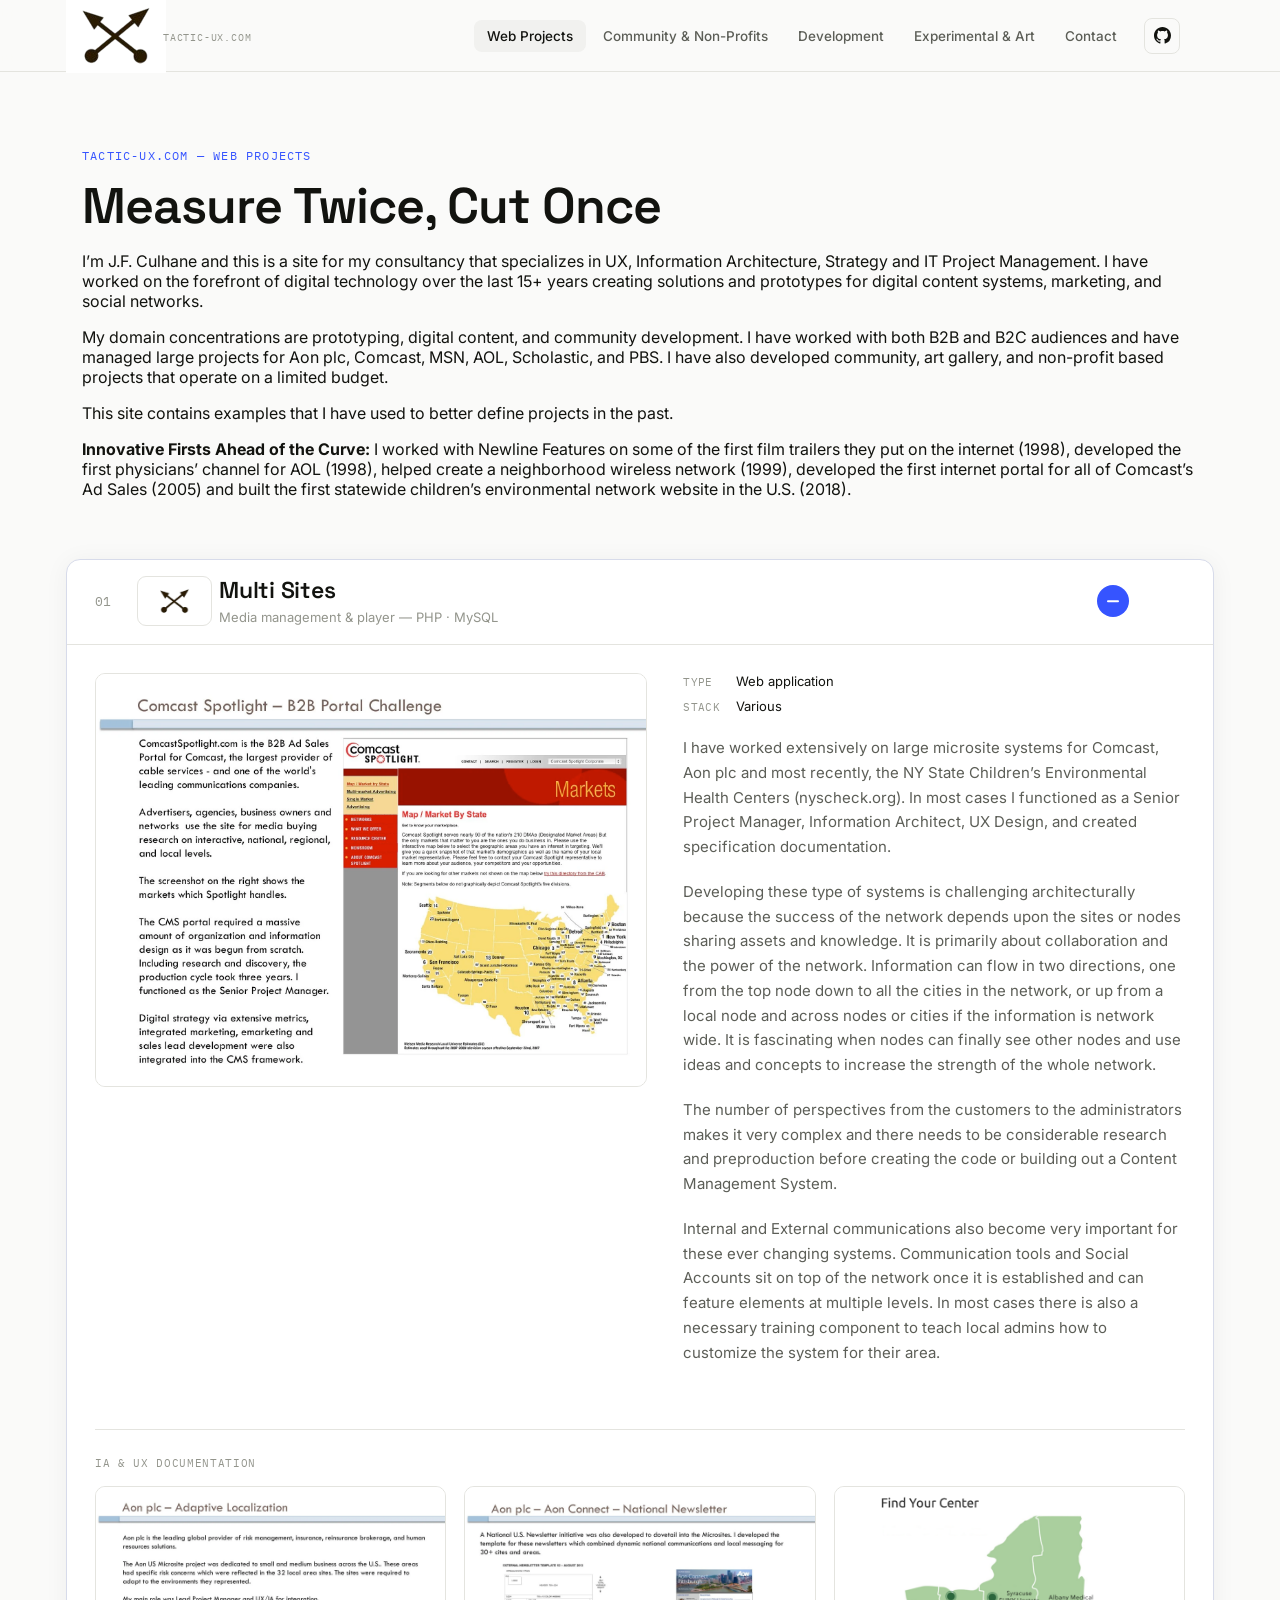
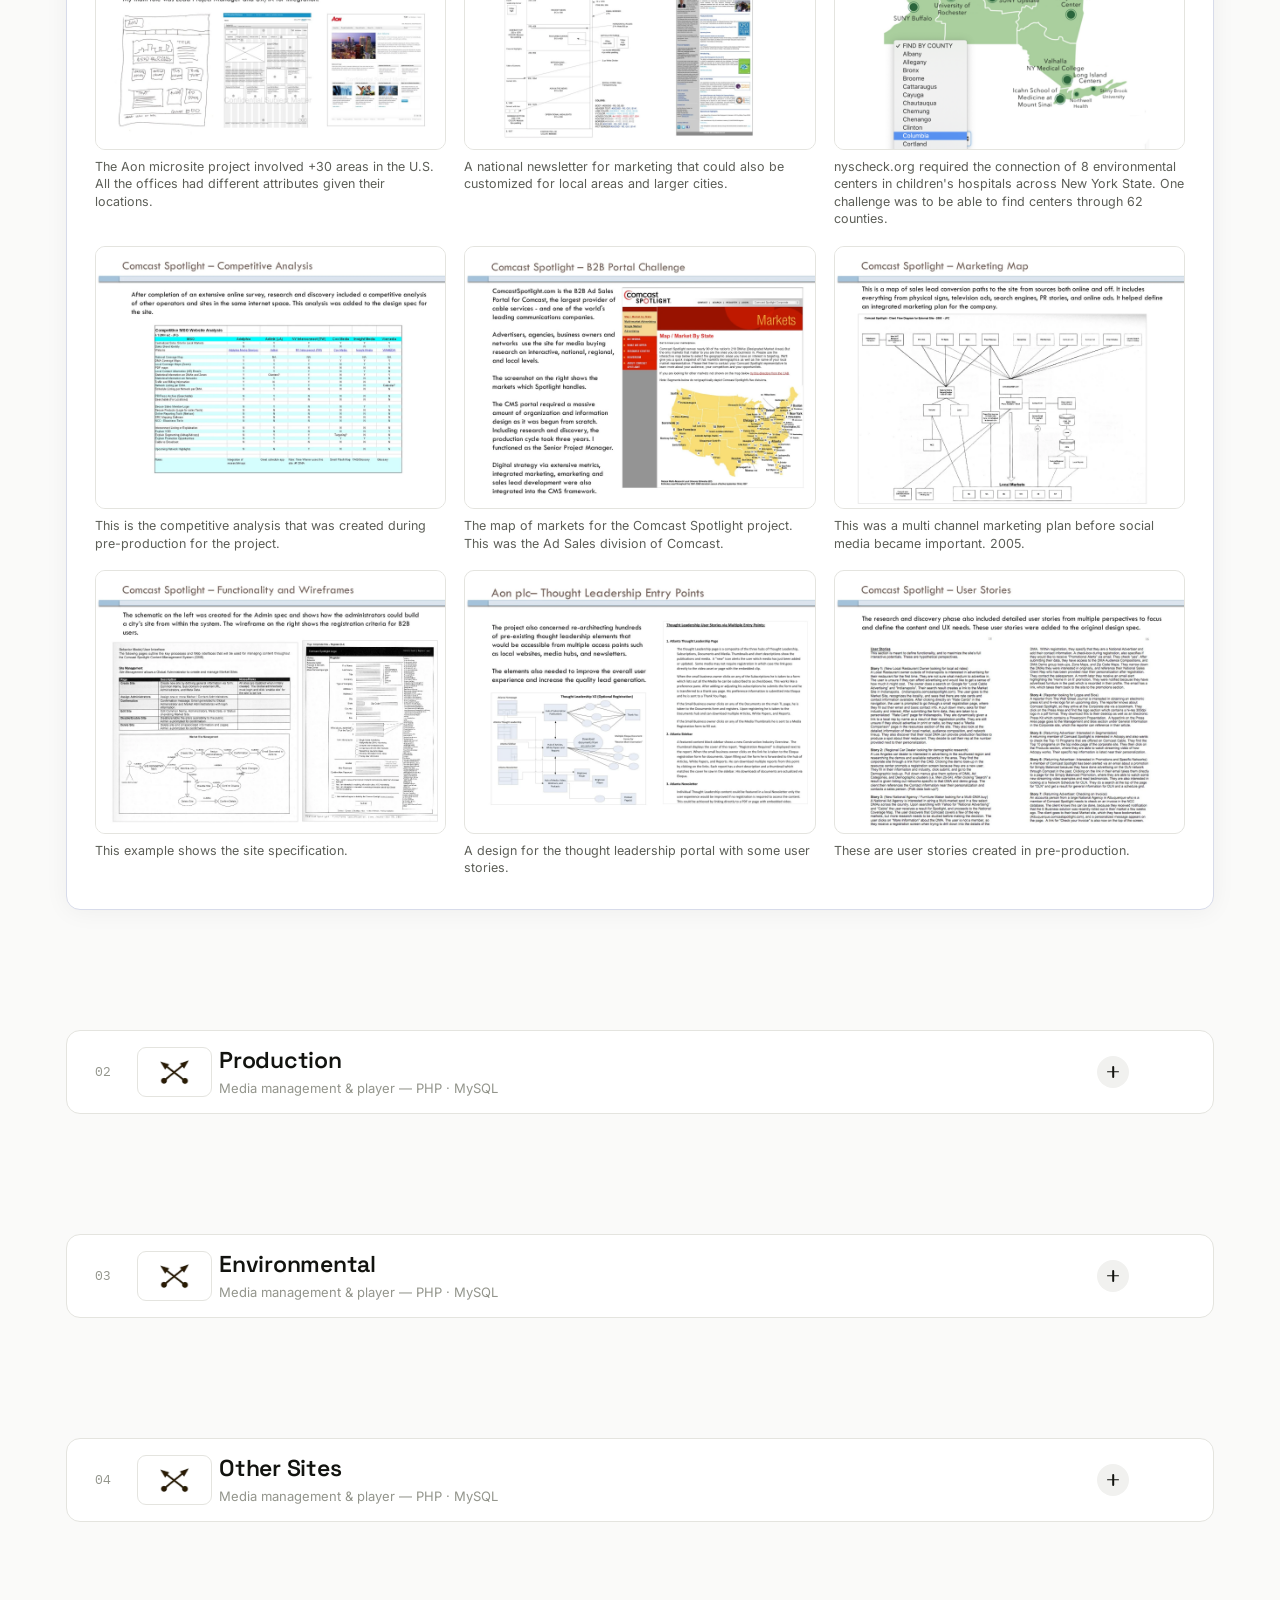
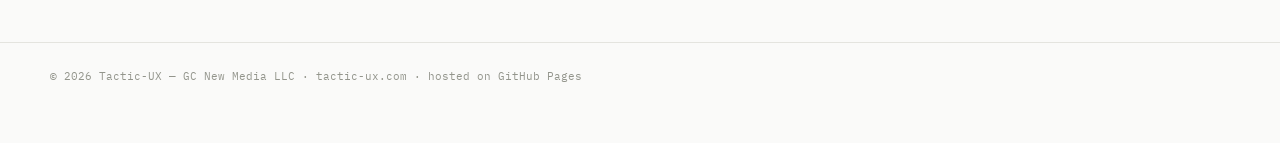
<file: index.html>
<!DOCTYPE html>
<html lang="en">
<head>
<meta charset="UTF-8">
<meta name="viewport" content="width=device-width, initial-scale=1.0">
<title>Tactic-UX — Web Projects</title>
<meta name="description" content="Web applications and interactive tools designed and built by Tactic-UX — a UX design, project management, and strategy consultancy.">
<meta name="robots" content="index, follow">
<link rel="canonical" href="https://tactic-ux.com/">

<!-- Open Graph -->
<meta property="og:type" content="website">
<meta property="og:site_name" content="Tactic-UX">
<meta property="og:title" content="Tactic-UX — Web Projects">
<meta property="og:description" content="Web applications and interactive tools designed and built by Tactic-UX.">
<meta property="og:url" content="https://tactic-ux.com/">
<!-- Replace with a real 1200x630 image once final content/branding is set -->
<meta property="og:image" content="https://tactic-ux.com/assets/og-image.jpg">

<!-- Twitter -->
<meta name="twitter:card" content="summary_large_image">
<meta name="twitter:title" content="Tactic-UX — Web Projects">
<meta name="twitter:description" content="Web applications and interactive tools designed and built by Tactic-UX.">
<meta name="twitter:image" content="https://tactic-ux.com/assets/og-image.jpg">

<link rel="preconnect" href="https://fonts.googleapis.com">
<link rel="preconnect" href="https://fonts.gstatic.com" crossorigin>
<link href="https://fonts.googleapis.com/css2?family=Space+Grotesk:wght@500;600;700&family=Inter:wght@400;500;600&family=IBM+Plex+Mono:wght@400;500&display=swap" rel="stylesheet">
<link rel="stylesheet" href="assets/styles.css">
</head>
    
    <!-- Google tag (gtag.js) -->
<script async src="https://www.googletagmanager.com/gtag/js?id=G-0JX555MYCL"></script>
<script>
  window.dataLayer = window.dataLayer || [];
  function gtag(){dataLayer.push(arguments);}
  gtag('js', new Date());

  gtag('config', 'G-0JX555MYCL');
</script>
<body>

<header class="site-header">
  <div class="header-inner">
    <a class="logo" href="index.html" aria-label="Tactic-UX home">
      <span class="logo-mark">
         <img src="images/tactic26-200arrows.png" width="100" height="75" alt=""/>
      </span>
      <span class="logo-word">
         <span>tactic-ux.com</span></span>
    </a>

    <button class="nav-toggle" aria-label="Toggle navigation" aria-expanded="false" aria-controls="site-nav">
      <svg viewBox="0 0 18 18" fill="none" xmlns="http://www.w3.org/2000/svg">
        <line x1="1" y1="4" x2="17" y2="4" stroke="#12130F" stroke-width="1.6" stroke-linecap="round"/>
        <line x1="1" y1="9" x2="17" y2="9" stroke="#12130F" stroke-width="1.6" stroke-linecap="round"/>
        <line x1="1" y1="14" x2="17" y2="14" stroke="#12130F" stroke-width="1.6" stroke-linecap="round"/>
      </svg>
    </button>

    <nav class="site-nav" id="site-nav" aria-label="Primary">
      <a class="nav-link is-active" href="index.html">Web Projects</a>
      <a class="nav-link" href="community.html">Community &amp; Non-Profits</a>
      <a class="nav-link" href="development.html">Development</a>
      <a class="nav-link" href="experimental.html">Experimental &amp; Art</a>
      <a class="nav-link" href="contact.html">Contact</a>
      <a class="nav-github" href="https://github.com/jfculhane" target="_blank" rel="noopener" aria-label="View on GitHub">
        <svg width="17" height="17" viewBox="0 0 16 16" fill="currentColor"><path d="M8 0C3.58 0 0 3.58 0 8c0 3.54 2.29 6.53 5.47 7.59.4.07.55-.17.55-.38 0-.19-.01-.82-.01-1.49-2.01.37-2.53-.49-2.69-.94-.09-.23-.48-.94-.82-1.13-.28-.15-.68-.52-.01-.53.63-.01 1.08.58 1.23.82.72 1.21 1.87.87 2.33.66.07-.52.28-.87.51-1.07-1.78-.2-3.64-.89-3.64-3.95 0-.87.31-1.59.82-2.15-.08-.2-.36-1.02.08-2.12 0 0 .67-.21 2.2.82.64-.18 1.32-.27 2-.27.68 0 1.36.09 2 .27 1.53-1.04 2.2-.82 2.2-.82.44 1.1.16 1.92.08 2.12.51.56.82 1.27.82 2.15 0 3.07-1.87 3.75-3.65 3.95.29.25.54.73.54 1.48 0 1.07-.01 1.93-.01 2.2 0 .21.15.46.55.38A8.01 8.01 0 0 0 16 8c0-4.42-3.58-8-8-8Z"/></svg>
      </a>
    </nav>
  </div>
</header>

<main>
  <section class="index-intro">
    <p class="eyebrow">tactic-ux.com — Web Projects</p>
    <h1>Measure Twice, Cut Once</h1>
    <p class="intro-copy">
    <p>I&rsquo;m J.F. Culhane and this is a site for my consultancy that specializes in UX, Information Architecture, Strategy and IT Project Management. I have worked on the forefront of digital technology over the last 15+ years creating solutions and prototypes for digital content systems, marketing, and social networks.</p> <p>My domain concentrations are prototyping, digital content, and community development. I have worked with both B2B and B2C audiences and have managed large projects for Aon plc, Comcast, MSN, AOL, Scholastic, and PBS. I have also developed community, art gallery, and non-profit based projects that operate on a limited budget.</p>
    <p>This site contains examples that I have used to better define projects in the past.</p><p><strong>Innovative Firsts Ahead of the Curve:</strong> I worked with Newline Features on some of the first film trailers they put on the internet (1998), developed the first physicians&rsquo; channel for AOL (1998), helped create a neighborhood wireless network (1999), developed the first internet portal for all of Comcast&rsquo;s Ad Sales (2005) and built the first statewide children&rsquo;s environmental network website in the U.S. (2018).</p>
  </section>
<!-- 1 Multisite -->
  <div class="accordion" id="accordion">

    <div class="accordion-item is-open" data-index="01" id="project-01">
      <button class="accordion-trigger" aria-expanded="true" aria-controls="panel-01" id="trigger-01">
        <span class="item-index">01</span>
        <span class="item-thumb" aria-hidden="true">
          <img src="images/tactic26-200arrows.png" width="75" height="50" alt=""/>
        </span>
        <span class="item-titles">
        <h2 class="item-title">Multi Sites</h2>
          <span class="item-meta">Media management &amp; player — PHP · MySQL</span>
        </span>
        <!-- <span class="status-pill live">Live</span> -->
        <span class="toggle-icon" aria-hidden="true"></span>
      </button>
      <div class="accordion-panel">
        <div class="panel-inner-wrap">
          <div class="panel-inner" id="panel-01" role="region" aria-labelledby="trigger-01">
            <div class="panel-media">
              <div class="media-frame">
                <img src="images/micro-cs-map.png" alt="" width="500px" height="400px"> 
              </div>
              <p class="media-caption"></p>
            </div>
            <div class="panel-body">
              <dl class="field-list">
                <dt>Type</dt><dd>Web application</dd>
                <dt>Stack</dt><dd>Various</dd>
              </dl>
              <p>I have worked extensively on large microsite systems for Comcast, Aon plc and most recently, the NY State Children&rsquo;s Environmental Health Centers (<a href="https://nyscheck.org" target="_blank" rel="noopener">nyscheck.org</a>). In most cases I functioned as a Senior Project Manager, Information Architect, UX Design, and created specification documentation.</p>

  <p>Developing these type of systems is challenging architecturally because the success of the network depends upon the sites or nodes sharing assets and knowledge. It is primarily about collaboration and the power of the network. Information can flow in two directions, one from the top node down to all the cities in the network, or up from a local node and across nodes or cities if the information is network wide. It is fascinating when nodes can finally see other nodes and use ideas and concepts to increase the strength of the whole network.</p>

  <p>The number of perspectives from the customers to the administrators makes it very complex and there needs to be considerable research and preproduction before creating the code or building out a Content Management System.</p>

  <p>Internal and External communications also become very important for these ever changing systems. Communication tools and Social Accounts sit on top of the network once it is established and can feature elements at multiple levels. In most cases there is also a necessary training component to teach local admins how to customize the system for their area.</p>

              <!--<div class="link-row">
                <a class="repo-link" href="#" target="_blank" rel="noopener">
                  <svg viewBox="0 0 16 16" fill="currentColor"><path d="M8 0C3.58 0 0 3.58 0 8c0 3.54 2.29 6.53 5.47 7.59.4.07.55-.17.55-.38 0-.19-.01-.82-.01-1.49-2.01.37-2.53-.49-2.69-.94-.09-.23-.48-.94-.82-1.13-.28-.15-.68-.52-.01-.53.63-.01 1.08.58 1.23.82.72 1.21 1.87.87 2.33.66.07-.52.28-.87.51-1.07-1.78-.2-3.64-.89-3.64-3.95 0-.87.31-1.59.82-2.15-.08-.2-.36-1.02.08-2.12 0 0 .67-.21 2.2.82.64-.18 1.32-.27 2-.27.68 0 1.36.09 2 .27 1.53-1.04 2.2-.82 2.2-.82.44 1.1.16 1.92.08 2.12.51.56.82 1.27.82 2.15 0 3.07-1.87 3.75-3.65 3.95.29.25.54.73.54 1.48 0 1.07-.01 1.93-.01 2.2 0 .21.15.46.55.38A8.01 8.01 0 0 0 16 8c0-4.42-3.58-8-8-8Z"/></svg>
                  View repo
                </a>
              </div>-->
              <!--<ul class="tag-list">
                <li>Media library</li>
                <li>CSV import/export</li>
                <li>Custom AV players</li>
              </ul>-->
            </div>

            <div class="panel-gallery">
              <p class="panel-gallery-label">IA &amp; UX Documentation</p>
                
              <ul class="ia-gallery">

                <li class="ia-gallery-item">
                  <button class="ia-gallery-trigger" aria-label="View larger: Sitemap — primary navigation hierarchy">
                  <img src="images/micro-aon-intro2.png" alt=""> 
                  </button>
                  <p class="ia-gallery-caption">The Aon microsite project involved +30 areas in the U.S. All the offices had different attributes given their locations.</p>
                  <template class="ia-gallery-full">
                    <img src="images/micro-aon-intro2.png" alt="Sitemap — primary navigation hierarchy">
                  </template>
                </li>
              

                <li class="ia-gallery-item">
                  <button class="ia-gallery-trigger" aria-label="View larger: Sitemap — primary navigation hierarchy">
                  <img src="images/micro-aon-newsletter.png" alt="">
                  </button>
                  <p class="ia-gallery-caption">A national newsletter for marketing that could also be customized for local areas and larger cities.</p>
                  <template class="ia-gallery-full">
                    <img src="images/micro-aon-newsletter.png" alt="Sitemap — primary navigation hierarchy">
                  </template>
                </li>

                <li class="ia-gallery-item">
                  <button class="ia-gallery-trigger" aria-label="View larger: Sitemap — primary navigation hierarchy">
                  <img src="images/micro-counties2.png" alt="">
                  </button>
                  <p class="ia-gallery-caption">nyscheck.org required the connection of 8 environmental centers in children's hospitals across New York State. One challenge was to be able to find centers through 62 counties.</p>
                  <template class="ia-gallery-full">
                    <img src="images/micro-counties2.png" alt="Sitemap — primary navigation hierarchy">
                  </template>
                </li>
                  
                 <li class="ia-gallery-item">
                  <button class="ia-gallery-trigger" aria-label="View larger: Sitemap — primary navigation hierarchy">
                   <img src="images/micro-cs-competitive.png" alt="">
                   </button>
                  <p class="ia-gallery-caption">This is the competitive analysis that was created during pre-production for the project.</p>
                  <template class="ia-gallery-full">
                    <img src="images/micro-cs-competitive.png" alt="Sitemap — primary navigation hierarchy">
                  </template>
                </li>
              

                <li class="ia-gallery-item">
                  <button class="ia-gallery-trigger" aria-label="View larger: Sitemap — primary navigation hierarchy">
                  <img src="images/micro-cs-map.png" alt="">
                  </button>
                  <p class="ia-gallery-caption">The map of markets for the Comcast Spotlight project. This was the Ad Sales division of Comcast.</p>
                  <template class="ia-gallery-full">
                    <img src="images/micro-cs-map.png" alt="Sitemap — primary navigation hierarchy">
                  </template>
                </li>

                <li class="ia-gallery-item">
                  <button class="ia-gallery-trigger" aria-label="View larger: Sitemap — primary navigation hierarchy">
                  <img src="images/micro-cs-marketing.png" alt="">
                  </button>
                  <p class="ia-gallery-caption">This was a multi channel marketing plan before social media became important. 2005.</p>
                  <template class="ia-gallery-full">
                    <img src="images/micro-cs-marketing.png" alt="Sitemap — primary navigation hierarchy">
                  </template>
                </li>
                  
                <li class="ia-gallery-item">
                  <button class="ia-gallery-trigger" aria-label="View larger: Sitemap — primary navigation hierarchy">
                  <img src="images/micro-cs-spec.png" alt="">
                  </button>
                  <p class="ia-gallery-caption">This example shows the site specification.</p>
                  <template class="ia-gallery-full">
                    <img src="images/micro-cs-spec.png" alt="Sitemap — primary navigation hierarchy">
                  </template>
                </li>

                 <li class="ia-gallery-item">
                  <button class="ia-gallery-trigger" aria-label="View larger: Sitemap — primary navigation hierarchy">
                   <img src="images/micro-thought-leadership.png" alt="">
                   </button>
                  <p class="ia-gallery-caption">A design for the thought leadership portal with some user stories.</p>
                  <template class="ia-gallery-full">
                    <img src="images/micro-thought-leadership.png" alt="Sitemap — primary navigation hierarchy">
                  </template>
                </li>
                 <li class="ia-gallery-item">
                  <button class="ia-gallery-trigger" aria-label="View larger: Sitemap — primary navigation hierarchy">
                   <img src="images/micro-user-story.png" alt="">
                   </button>
                  <p class="ia-gallery-caption">These are user stories created in pre-production.</p>
                  <template class="ia-gallery-full">
                    <img src="images/micro-user-story.png" alt="Sitemap — primary navigation hierarchy">
                  </template>
                </li>
              </ul>
            </div>
          </div>
        </div>
      </div>
    </div>

  </div>  
    
<!-- 2 Produciton -->
  <div class="accordion" id="accordion">

    <div class="accordion-item is-closed" data-index="02" id="project-02">
      <button class="accordion-trigger" aria-expanded="true" aria-controls="panel-01" id="trigger-01">
        <span class="item-index">02</span>
        <span class="item-thumb" aria-hidden="true">
         
          <img src="images/tactic26-200arrows.png" width="75" height="50" alt=""/>
        </span>
    
        <span class="item-titles">
          <h2 class="item-title">Production</h2>
          <span class="item-meta">Media management &amp; player — PHP · MySQL</span>
        </span>
        <!-- <span class="status-pill live">Live</span> -->
         <span class="toggle-icon" aria-hidden="true"></span>
      </button>
      <div class="accordion-panel">
        <div class="panel-inner-wrap">
          <div class="panel-inner" id="panel-01" role="region" aria-labelledby="trigger-01">
            <div class="panel-media">
              <div class="media-frame">
                <img src="images/prod-aon-master.svg" alt="" width="500px" height="400px"> 
              </div>
              <p class="media-caption"></p>
            </div>
            <div class="panel-body">
              <dl class="field-list">
                <dt>Type</dt><dd>Web application</dd>
                <dt>Stack</dt><dd>Various</dd>
              </dl>
              <p>These are examples of a few production strategies that had to be invented on the fly for the development and operations of the project. Many of these were customized specifically for the site or initiative and included the integration and sync of marketing lists, and integrated analytics post launch.

Much of the spec work is and always will be to focus all the stakeholders on reaching a common specified goal. One of my first questions when assessing a project is if there is documentation to support the concept.</p>
              <!--<div class="link-row">
                <a class="repo-link" href="#" target="_blank" rel="noopener">
                  <svg viewBox="0 0 16 16" fill="currentColor"><path d="M8 0C3.58 0 0 3.58 0 8c0 3.54 2.29 6.53 5.47 7.59.4.07.55-.17.55-.38 0-.19-.01-.82-.01-1.49-2.01.37-2.53-.49-2.69-.94-.09-.23-.48-.94-.82-1.13-.28-.15-.68-.52-.01-.53.63-.01 1.08.58 1.23.82.72 1.21 1.87.87 2.33.66.07-.52.28-.87.51-1.07-1.78-.2-3.64-.89-3.64-3.95 0-.87.31-1.59.82-2.15-.08-.2-.36-1.02.08-2.12 0 0 .67-.21 2.2.82.64-.18 1.32-.27 2-.27.68 0 1.36.09 2 .27 1.53-1.04 2.2-.82 2.2-.82.44 1.1.16 1.92.08 2.12.51.56.82 1.27.82 2.15 0 3.07-1.87 3.75-3.65 3.95.29.25.54.73.54 1.48 0 1.07-.01 1.93-.01 2.2 0 .21.15.46.55.38A8.01 8.01 0 0 0 16 8c0-4.42-3.58-8-8-8Z"/></svg>
                  View repo
                </a>
              </div>-->
              <!--<ul class="tag-list">
                <li>Media library</li>
                <li>CSV import/export</li>
                <li>Custom AV players</li>
              </ul>-->
            </div>

            <div class="panel-gallery">
              <p class="panel-gallery-label">IA &amp; UX Documentation</p>
              <ul class="ia-gallery">

                <li class="ia-gallery-item">
                  <button class="ia-gallery-trigger" aria-label="View larger: Sitemap — primary navigation hierarchy">
                      <img src="images/prod-aon-master.svg" alt="">
                  </button>
                  <p class="ia-gallery-caption">A custom production tracking tool for Aon.</p>
                  <template class="ia-gallery-full">
                      <img src="images/prod-aon-master.svg" alt="Sitemap — primary navigation hierarchy">
                  </template>
                </li>

                <li class="ia-gallery-item">
                  <button class="ia-gallery-trigger" aria-label="View larger: Sitemap — primary navigation hierarchy">
                  <img src="images/prod-cs-em3.svg" alt="">
                    </button>
                  <p class="ia-gallery-caption">Database development for Comcast Spotlight E-marketing.</p>
                  <template class="ia-gallery-full">
                      <img src="images/prod-cs-em3.svg" alt="Sitemap — primary navigation hierarchy">
                  </template>
                </li>

                <li class="ia-gallery-item">
                  <button class="ia-gallery-trigger" aria-label="View larger: Sitemap — primary navigation hierarchy">
                  <img src="images/prod-integrated.svg" alt="">
                    </button>
                  <p class="ia-gallery-caption">Example of integrated marketing for Comcast Spotlight. We could see the effects of when print ads ran from the web metrics.</p>
                  <template class="ia-gallery-full">
                      <img src="images/prod-integrated.svg" alt="Sitemap — primary navigation hierarchy">
                  </template>
                </li>
                  
                <li class="ia-gallery-item">
                  <button class="ia-gallery-trigger" aria-label="View larger: Sitemap — primary navigation hierarchy">
                  <img src="images/prod-mindmap.svg" alt="">
                    </button>
                  <p class="ia-gallery-caption">A media plan brainstorming document.</p>
                  <template class="ia-gallery-full">
                      <img src="images/prod-mindmap.svg" alt="Sitemap — primary navigation hierarchy">
                  </template>
                </li>

                <li class="ia-gallery-item">
                  <button class="ia-gallery-trigger" aria-label="View larger: Sitemap — primary navigation hierarchy">
                  <img src="images/prod-qd.svg" alt="">
                    </button>
                  <p class="ia-gallery-caption">A prototype news center for licensed medical news.</p>
                  <template class="ia-gallery-full">
                      <img src="images/prod-qd.svg" alt="Sitemap — primary navigation hierarchy">
                  </template>
                </li>

                <li class="ia-gallery-item">
                  <button class="ia-gallery-trigger" aria-label="View larger: Sitemap — primary navigation hierarchy">
                  <img src="images/prod-sync.svg" alt="">
                    </button>
                  <p class="ia-gallery-caption">A sync tool plan for Comcast Spotlight e-marketing that was developed from scratch.</p>
                  <template class="ia-gallery-full">
                      <img src="images/prod-sync.svg" alt="Sitemap — primary navigation hierarchy">
                  </template>
                </li>

               

              </ul>
            </div>
          </div>
        </div>
      </div>
    </div>

  </div>

<!-- 3 Environmental -->    
  <div class="accordion" id="accordion">  

    <div class="accordion-item is-closed" data-index="04" id="project-04">
      <button class="accordion-trigger" aria-expanded="true" aria-controls="panel-01" id="trigger-01">
        <span class="item-index">03</span>
        <span class="item-thumb" aria-hidden="true">
         
          <img src="images/tactic26-200arrows.png" width="75" height="50" alt=""/>
       
        </span>
        <span class="item-titles">
          <h2 class="item-title">Environmental</h2>
          <span class="item-meta">Media management &amp; player — PHP · MySQL</span>
        </span>
         <!-- <span class="status-pill live">Live</span>-->
        <span class="toggle-icon" aria-hidden="true"></span>
      </button>
      <div class="accordion-panel">
        <div class="panel-inner-wrap">
          <div class="panel-inner" id="panel-01" role="region" aria-labelledby="trigger-01">
            <div class="panel-media">
              <div class="media-frame">
                <div class="media-frame">
                <img src="images/env-serf2.png" alt="" width="500px" height="400px"> 
              </div>
              </div>
              <p class="media-caption"></p>
            </div>
            <div class="panel-body">
              <dl class="field-list">
                <dt>Type</dt><dd>Web application</dd>
                <dt>Stack</dt><dd>Various</dd>
              </dl>
              <p>I’ve been increasingly interested and involved in projects that concern the environment and the use of new technology with monitoring and efficiency.

The NY State Children’s Environmental Health Centers (nyscheck.org) has had a unique role in the post Flint Michigan water crisis. It’s proven to be an interesting balance between 8 children’s environmental hospitals and community based partnerships on the ground. The project incorporates a microsite network across New York State and many specialists who have expertise on everything from lead poisoning to climate change.

The prototype for the Society for Environmental Certificates integrated a system to track green building development.</p>
              <!--<div class="link-row">
                <a class="repo-link" href="#" target="_blank" rel="noopener">
                  <svg viewBox="0 0 16 16" fill="currentColor"><path d="M8 0C3.58 0 0 3.58 0 8c0 3.54 2.29 6.53 5.47 7.59.4.07.55-.17.55-.38 0-.19-.01-.82-.01-1.49-2.01.37-2.53-.49-2.69-.94-.09-.23-.48-.94-.82-1.13-.28-.15-.68-.52-.01-.53.63-.01 1.08.58 1.23.82.72 1.21 1.87.87 2.33.66.07-.52.28-.87.51-1.07-1.78-.2-3.64-.89-3.64-3.95 0-.87.31-1.59.82-2.15-.08-.2-.36-1.02.08-2.12 0 0 .67-.21 2.2.82.64-.18 1.32-.27 2-.27.68 0 1.36.09 2 .27 1.53-1.04 2.2-.82 2.2-.82.44 1.1.16 1.92.08 2.12.51.56.82 1.27.82 2.15 0 3.07-1.87 3.75-3.65 3.95.29.25.54.73.54 1.48 0 1.07-.01 1.93-.01 2.2 0 .21.15.46.55.38A8.01 8.01 0 0 0 16 8c0-4.42-3.58-8-8-8Z"/></svg>
                  View repo
                </a>
              </div>-->
              <!--<ul class="tag-list">
                <li>Media library</li>
                <li>CSV import/export</li>
                <li>Custom AV players</li>
              </ul>-->
            </div>

            <div class="panel-gallery">
              <p class="panel-gallery-label">IA &amp; UX Documentation</p>
              <ul class="ia-gallery">

                 <li class="ia-gallery-item">
                  <button class="ia-gallery-trigger" aria-label="View larger: Sitemap — primary navigation hierarchy">
                   <img src="images/env-nyscheck-media2.png" alt="">
                     </button>
                  <p class="ia-gallery-caption">The result of a story on Twitter and Facebook.</p>
                  <template class="ia-gallery-full">
                      <img src="images/env-nyscheck-media2.png" alt="Sitemap — primary navigation hierarchy">
                  </template>
                </li>

                <li class="ia-gallery-item">
                  <button class="ia-gallery-trigger" aria-label="View larger: Sitemap — primary navigation hierarchy">
                   <img src="images/env-nyscheck-workflow.png" alt="">
                    </button>
                  <p class="ia-gallery-caption">This is a workflow content strategy for both the network and distribution to social media.</p>
                  <template class="ia-gallery-full">
                      <img src="images/env-nyscheck-workflow.png" alt="Sitemap — primary navigation hierarchy">
                  </template>
                </li>
                  
                 <li class="ia-gallery-item">
                  <button class="ia-gallery-trigger" aria-label="View larger: Sitemap — primary navigation hierarchy">
                   <img src="images/env-serf-lide06.png" alt="">
                     </button>
                  <p class="ia-gallery-caption">The first version of the Serfgreen project focused more on energy conservation and certifications similar to a LEED program. (Leadership in Engineering and Environmental Design)</p>
                  <template class="ia-gallery-full">
                      <img src="images/env-serf-lide06.png" alt="Sitemap — primary navigation hierarchy">
                  </template>
                </li>

                <li class="ia-gallery-item">
                  <button class="ia-gallery-trigger" aria-label="View larger: Sitemap — primary navigation hierarchy">
                   <img src="images/env-serf2.png" alt="">
                    </button>
                  <p class="ia-gallery-caption">An overview of the framework of the site which incorporated multiple databases.</p>
                  <template class="ia-gallery-full">
                      <img src="images/env-serf2.png" alt="Sitemap — primary navigation hierarchy">
                  </template>
                </li>

                <li class="ia-gallery-item">
                  <button class="ia-gallery-trigger" aria-label="View larger: Sitemap — primary navigation hierarchy">
                   <img src="images/env-serf3.png" alt="">
                    </button>
                  <p class="ia-gallery-caption">A plan for the content areas on the site.</p>
                  <template class="ia-gallery-full">
                    <img src="images/env-serf3.png" alt="Sitemap — primary navigation hierarchy">
                  </template>
                </li>
          
                <li class="ia-gallery-item">
                  <button class="ia-gallery-trigger" aria-label="View larger: Sitemap — primary navigation hierarchy">
                   <img src="images/blank-slide.png" alt="">
                    </button>
                  <p class="ia-gallery-caption"></p>
                  <template class="ia-gallery-full">
                    <img src="images/blank-slide.png" alt="Sitemap — primary navigation hierarchy">
                  </template>
                </li>
                

              </ul>
            </div>
          </div>
        </div>
      </div>
    </div>

  </div>
   
<!-- 4 Other Sites -->
  <div class="accordion" id="accordion">  

    <div class="accordion-item is-closed" data-index="04" id="project-04">
      <button class="accordion-trigger" aria-expanded="true" aria-controls="panel-01" id="trigger-01">
        <span class="item-index">04</span>
        <span class="item-thumb" aria-hidden="true">
          
          <img src="images/tactic26-200arrows.png" width="75" height="50" alt=""/>
    
        </span>
        <span class="item-titles">
          <h2 class="item-title">Other Sites</h2>
          <span class="item-meta">Media management &amp; player — PHP · MySQL</span>
        </span>
        <!-- <span class="status-pill live">Live</span>-->
        <span class="toggle-icon" aria-hidden="true"></span>
      </button>
      <div class="accordion-panel">
        <div class="panel-inner-wrap">
          <div class="panel-inner" id="panel-01" role="region" aria-labelledby="trigger-01">
            <div class="panel-media">
              <div class="media-frame">
                <div class="media-frame">
                <img src="images/other-novartis2.png" alt="" width="500px" height="400px"> 
              </div>
              </div>
              <p class="media-caption"></p>
            </div>
            <div class="panel-body">
              <dl class="field-list">
                <dt>Type</dt><dd>Web application</dd>
                <dt>Stack</dt><dd>Various</dd>
              </dl>
              <p>These are examples of various unique sites and prototypes from a financial blog and archive, a wireless neighborhood network prototype created in 1999 (6 years before the iPhone) and a pharma co-branded CMS which gives an example of very detailed design template specification.</p>
               <!--<div class="link-row">
                <a class="repo-link" href="#" target="_blank" rel="noopener">
                  <svg viewBox="0 0 16 16" fill="currentColor"><path d="M8 0C3.58 0 0 3.58 0 8c0 3.54 2.29 6.53 5.47 7.59.4.07.55-.17.55-.38 0-.19-.01-.82-.01-1.49-2.01.37-2.53-.49-2.69-.94-.09-.23-.48-.94-.82-1.13-.28-.15-.68-.52-.01-.53.63-.01 1.08.58 1.23.82.72 1.21 1.87.87 2.33.66.07-.52.28-.87.51-1.07-1.78-.2-3.64-.89-3.64-3.95 0-.87.31-1.59.82-2.15-.08-.2-.36-1.02.08-2.12 0 0 .67-.21 2.2.82.64-.18 1.32-.27 2-.27.68 0 1.36.09 2 .27 1.53-1.04 2.2-.82 2.2-.82.44 1.1.16 1.92.08 2.12.51.56.82 1.27.82 2.15 0 3.07-1.87 3.75-3.65 3.95.29.25.54.73.54 1.48 0 1.07-.01 1.93-.01 2.2 0 .21.15.46.55.38A8.01 8.01 0 0 0 16 8c0-4.42-3.58-8-8-8Z"/></svg>
                  View repo
                </a>
              </div>-->
              <!--<ul class="tag-list">
                <li>Media library</li>
                <li>CSV import/export</li>
                <li>Custom AV players</li>
              </ul>-->
            </div>

            <div class="panel-gallery">
              <p class="panel-gallery-label">IA &amp; UX Documentation</p>
              <ul class="ia-gallery">

                 <li class="ia-gallery-item">
                  <button class="ia-gallery-trigger" aria-label="View larger: Sitemap — primary navigation hierarchy">
                   <img src="images/other-novartis.png" alt="">
                     </button>
                  <p class="ia-gallery-caption">Overall map of a content management system.</p>
                  <template class="ia-gallery-full">
                      <img src="images/other-novartis.png" alt="Sitemap — primary navigation hierarchy">
                  </template>
                </li>

                <li class="ia-gallery-item">
                  <button class="ia-gallery-trigger" aria-label="View larger: Sitemap — primary navigation hierarchy">
                  <img src="images/other-novartis2.png" alt="">
                    </button>
                  <p class="ia-gallery-caption">A content wireframe for dynamic webpage layout.</p>
                  <template class="ia-gallery-full">
                      <img src="images/other-novartis2.png" alt="Sitemap — primary navigation hierarchy">
                  </template>
                </li>
                  
           

                 <li class="ia-gallery-item">
                  <button class="ia-gallery-trigger" aria-label="View larger: Sitemap — primary navigation hierarchy">
                   <img src="images/other-novartis3.png" alt="">
                     </button>
                  <p class="ia-gallery-caption">A design spec for dynamic templates.</p>
                  <template class="ia-gallery-full">
                      <img src="images/other-novartis3.png" alt="Sitemap — primary navigation hierarchy">
                  </template>
                </li>
           

                 <li class="ia-gallery-item">
                  <button class="ia-gallery-trigger" aria-label="View larger: Sitemap — primary navigation hierarchy">
                   <img src="images/other-plumb2.png" alt="">
                     </button>
                  <p class="ia-gallery-caption">An example of an archive to house financial newsletters or communications.</p>
                  <template class="ia-gallery-full">
                      <img src="images/other-plumb2.png" alt="Sitemap — primary navigation hierarchy">
                  </template>
                </li>
          
                 <li class="ia-gallery-item">
                  <button class="ia-gallery-trigger" aria-label="View larger: Sitemap — primary navigation hierarchy">
                   <img src="images/other-sonata-overview.png" alt="">
                     </button>
                  <p class="ia-gallery-caption">An overview map for a very early mobile neighborhood network.</p>
                  <template class="ia-gallery-full">
                      <img src="images/other-sonata-overview.png" alt="Sitemap — primary navigation hierarchy">
                  </template>
                </li>
          
                <li class="ia-gallery-item">
                  <button class="ia-gallery-trigger" aria-label="View larger: Sitemap — primary navigation hierarchy">
                  <img src="images/other-sonata-wire.png" alt="">
                    </button>
                  <p class="ia-gallery-caption">Very early mobile wireframes (1999).</p>
                  <template class="ia-gallery-full">
                      <img src="images/other-sonata-wire.png" alt="Sitemap — primary navigation hierarchy">
                  </template>
                </li>
                

              </ul>
            </div>
          </div>
        </div>
      </div>
    </div>

  </div>
    
  </div>

</main>

<div class="lightbox-overlay" aria-hidden="true">
  <div class="lightbox-inner">
    <button class="lightbox-close" aria-label="Close">
      <svg viewBox="0 0 14 14" fill="none"><line x1="1" y1="1" x2="13" y2="13" stroke="#12130F" stroke-width="1.6"/><line x1="13" y1="1" x2="1" y2="13" stroke="#12130F" stroke-width="1.6"/></svg>
    </button>
    <button class="lightbox-nav-btn lightbox-prev" aria-label="Previous">
      <svg viewBox="0 0 14 14" fill="none"><path d="M9 1L3 7l6 6" stroke="#12130F" stroke-width="1.6" fill="none"/></svg>
    </button>
    <button class="lightbox-nav-btn lightbox-next" aria-label="Next">
      <svg viewBox="0 0 14 14" fill="none"><path d="M5 1l6 6-6 6" stroke="#12130F" stroke-width="1.6" fill="none"/></svg>
    </button>
    <div class="lightbox-media"></div>
    <div class="lightbox-footer">
      <p class="lightbox-caption"></p>
      <span class="lightbox-count"></span>
    </div>
  </div>
</div>

<div class="video-modal-overlay" aria-hidden="true">
  <div class="video-modal-inner">
    <button class="video-modal-close" aria-label="Close video">
      <svg viewBox="0 0 14 14" fill="none"><line x1="1" y1="1" x2="13" y2="13" stroke="#fff" stroke-width="1.6"/><line x1="13" y1="1" x2="1" y2="13" stroke="#fff" stroke-width="1.6"/></svg>
    </button>
    <div class="video-modal-frame"></div>
  </div>
</div>

<footer class="site-footer">
  <p>© 2026 Tactic-UX — GC New Media LLC · tactic-ux.com · hosted on GitHub Pages</p>
</footer>

<script src="assets/script.js" defer></script>

</body>
</html>
</file>
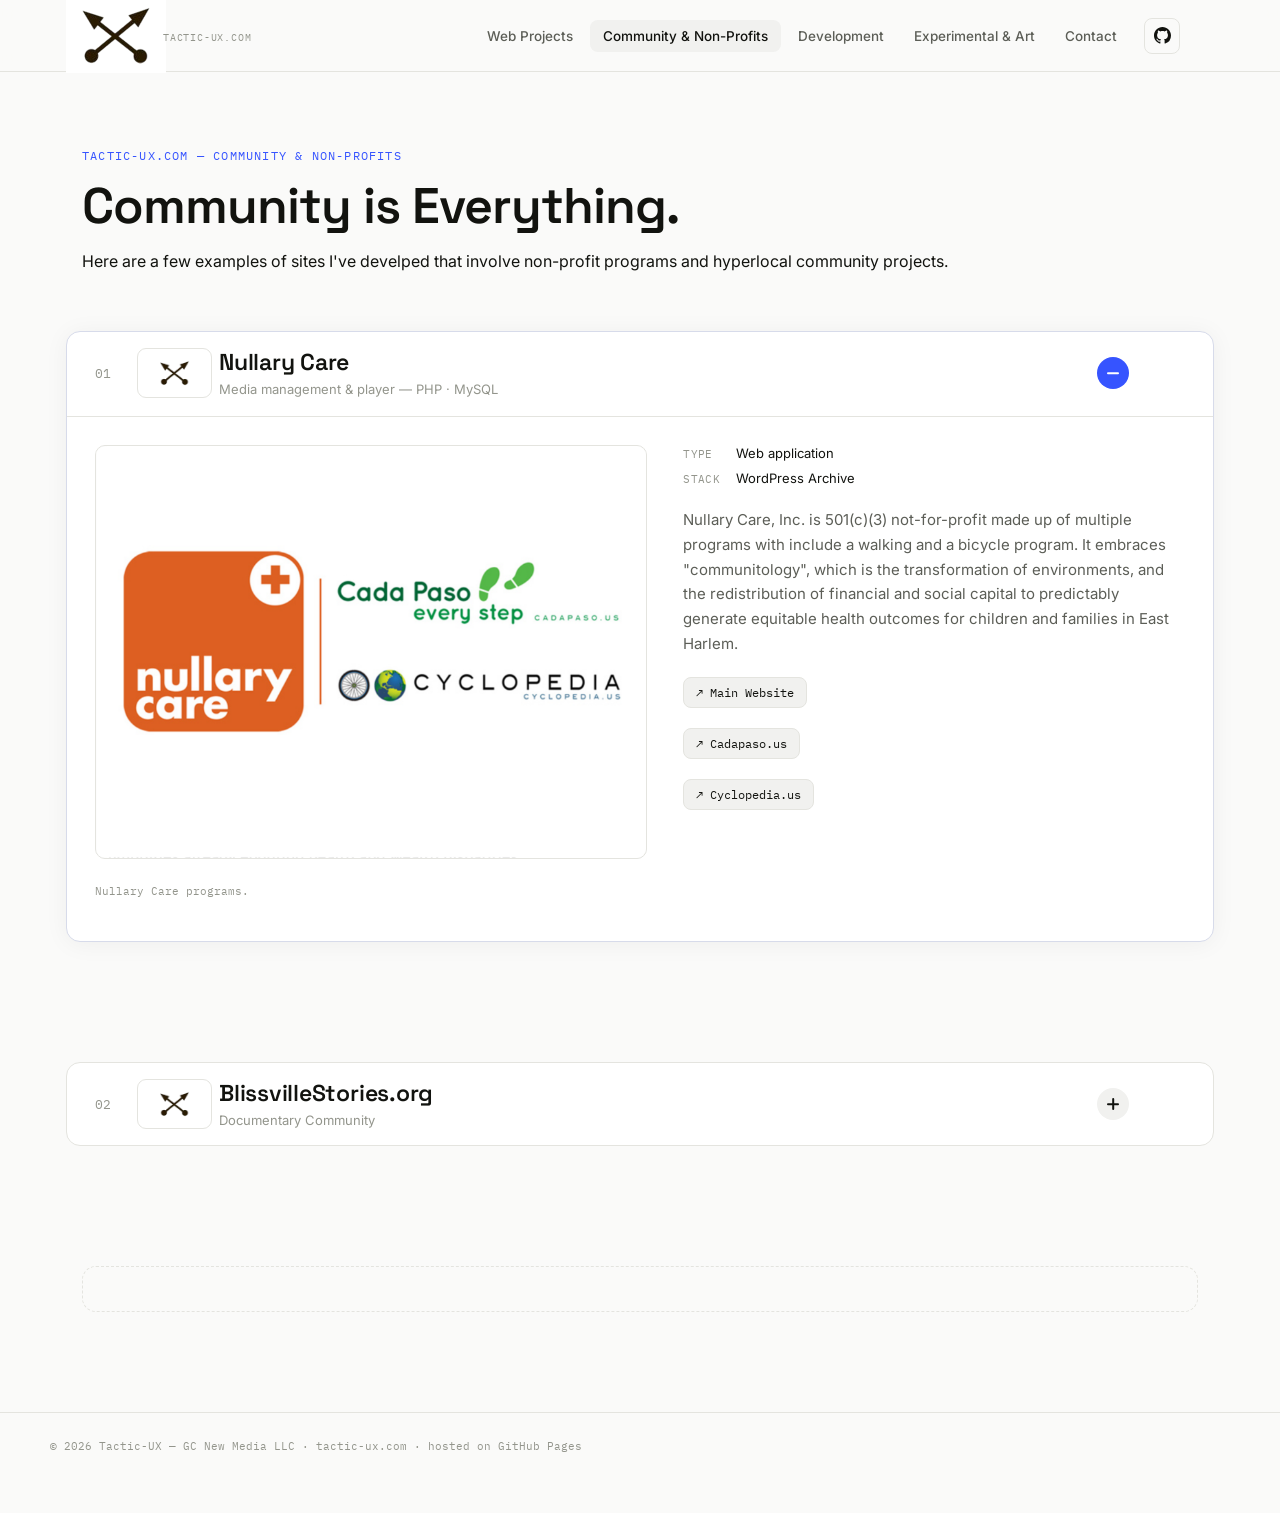
<file: community.html>
<!DOCTYPE html>
<html lang="en">
<head>
<meta charset="UTF-8">
<meta name="viewport" content="width=device-width, initial-scale=1.0">
<title>Tactic-UX — Community &amp; Non-Profit Projects</title>
<meta name="description" content="Public health, civic, and nonprofit UX work by Tactic-UX — accessible tools built for community impact.">
<meta name="robots" content="index, follow">
<link rel="canonical" href="https://tactic-ux.com/community.html">

<!-- Open Graph -->
<meta property="og:type" content="website">
<meta property="og:site_name" content="Tactic-UX">
<meta property="og:title" content="Tactic-UX — Community &amp; Non-Profit Projects">
<meta property="og:description" content="Public health, civic, and nonprofit UX work by Tactic-UX.">
<meta property="og:url" content="https://tactic-ux.com/community.html">
<!-- Replace with a real 1200x630 image once final content/branding is set -->
<meta property="og:image" content="https://tactic-ux.com/assets/og-image.jpg">

<!-- Twitter -->
<meta name="twitter:card" content="summary_large_image">
<meta name="twitter:title" content="Tactic-UX — Community &amp; Non-Profit Projects">
<meta name="twitter:description" content="Public health, civic, and nonprofit UX work by Tactic-UX.">
<meta name="twitter:image" content="https://tactic-ux.com/assets/og-image.jpg">

<link rel="preconnect" href="https://fonts.googleapis.com">
<link rel="preconnect" href="https://fonts.gstatic.com" crossorigin>
<link href="https://fonts.googleapis.com/css2?family=Space+Grotesk:wght@500;600;700&family=Inter:wght@400;500;600&family=IBM+Plex+Mono:wght@400;500&display=swap" rel="stylesheet">
<link rel="stylesheet" href="assets/styles.css">
</head>
    
    <!-- Google tag (gtag.js) -->
<script async src="https://www.googletagmanager.com/gtag/js?id=G-0JX555MYCL"></script>
<script>
  window.dataLayer = window.dataLayer || [];
  function gtag(){dataLayer.push(arguments);}
  gtag('js', new Date());

  gtag('config', 'G-0JX555MYCL');
</script>
<body>

<header class="site-header">
  <div class="header-inner">
    <a class="logo" href="index.html" aria-label="Tactic-UX home">
      <span class="logo-mark">
         <img src="images/tactic26-200arrows.png" width="100" height="75" alt=""/>
      </span>
      <span class="logo-word">
         <span>tactic-ux.com</span></span>
    </a>


    <button class="nav-toggle" aria-label="Toggle navigation" aria-expanded="false" aria-controls="site-nav">
      <svg viewBox="0 0 18 18" fill="none" xmlns="http://www.w3.org/2000/svg">
        <line x1="1" y1="4" x2="17" y2="4" stroke="#12130F" stroke-width="1.6" stroke-linecap="round"/>
        <line x1="1" y1="9" x2="17" y2="9" stroke="#12130F" stroke-width="1.6" stroke-linecap="round"/>
        <line x1="1" y1="14" x2="17" y2="14" stroke="#12130F" stroke-width="1.6" stroke-linecap="round"/>
      </svg>
    </button>

    <nav class="site-nav" id="site-nav" aria-label="Primary">
      <a class="nav-link" href="index.html">Web Projects</a>
      <a class="nav-link is-active" href="community.html">Community &amp; Non-Profits</a>
      <a class="nav-link" href="development.html">Development</a>
      <a class="nav-link" href="experimental.html">Experimental &amp; Art</a>
      <a class="nav-link" href="contact.html">Contact</a>
      <a class="nav-github" href="https://github.com/jfculhane" target="_blank" rel="noopener" aria-label="View on GitHub">
        <svg width="17" height="17" viewBox="0 0 16 16" fill="currentColor"><path d="M8 0C3.58 0 0 3.58 0 8c0 3.54 2.29 6.53 5.47 7.59.4.07.55-.17.55-.38 0-.19-.01-.82-.01-1.49-2.01.37-2.53-.49-2.69-.94-.09-.23-.48-.94-.82-1.13-.28-.15-.68-.52-.01-.53.63-.01 1.08.58 1.23.82.72 1.21 1.87.87 2.33.66.07-.52.28-.87.51-1.07-1.78-.2-3.64-.89-3.64-3.95 0-.87.31-1.59.82-2.15-.08-.2-.36-1.02.08-2.12 0 0 .67-.21 2.2.82.64-.18 1.32-.27 2-.27.68 0 1.36.09 2 .27 1.53-1.04 2.2-.82 2.2-.82.44 1.1.16 1.92.08 2.12.51.56.82 1.27.82 2.15 0 3.07-1.87 3.75-3.65 3.95.29.25.54.73.54 1.48 0 1.07-.01 1.93-.01 2.2 0 .21.15.46.55.38A8.01 8.01 0 0 0 16 8c0-4.42-3.58-8-8-8Z"/></svg>
      </a>
    </nav>
  </div>
</header>

<main>
  <section class="index-intro">
    <p class="eyebrow">tactic-ux.com — Community &amp; Non-Profits</p>
    <h1>Community is Everything.</h1>
    <p class="intro-copy"><p> Here are a few examples of sites I've develped that involve non-profit programs and hyperlocal community projects.<p></p></p>
  </section>
    <!-- Nullary -->
<div class="accordion" id="accordion">

    <div class="accordion-item is-open" data-index="01" id="project-01">
      <button class="accordion-trigger" aria-expanded="true" aria-controls="panel-01" id="trigger-01">
        <span class="item-index">01</span>
       <span class="item-thumb" aria-hidden="true">
          <img src="images/tactic26-200arrows.png" width="75" height="50" alt=""/>
        </span>
        <span class="item-titles">
          <h2 class="item-title">Nullary Care</h2>
          <span class="item-meta">Media management &amp; player — PHP · MySQL</span>
        </span>
        <!--<span class="status-pill live">Live</span>-->
        <span class="toggle-icon" aria-hidden="true"></span>
      </button>
      <div class="accordion-panel">
        <div class="panel-inner-wrap">
          <div class="panel-inner" id="panel-01" role="region" aria-labelledby="trigger-01">
            <div class="panel-media">
              <div class="media-frame">
                <img src="images/nullary-logo-slide.png" width="500" alt=""/>

              </div>
              <p class="media-caption">Nullary Care programs.</p>
            </div>
            <div class="panel-body">
              <dl class="field-list">
                <dt>Type</dt><dd>Web application</dd>
                <dt>Stack</dt><dd>WordPress Archive</dd>
              </dl>
              <p>Nullary Care, Inc. is 501(c)(3) not-for-profit made up of multiple programs with include a walking and a bicycle program. It embraces "communitology", which is the transformation of environments, and the redistribution of financial and social capital to predictably generate equitable health outcomes for children and families in East Harlem.</p>
              <div class="link-row">
                 <a class="repo-link" href="http://nullarycare.org" target="_blank" rel="noopener">↗ Main Website</a>
              </div>
              <div class="link-row">
                  <a class="repo-link" href="http://cadapaso.us" target="_blank" rel="noopener">↗ Cadapaso.us</a>
              </div>
              <div class="link-row">
                  <a class="repo-link" href="http://cyclopedia.us" target="_blank" rel="noopener">↗ Cyclopedia.us</a>
              </div>
              <!--<ul class="tag-list">
                <li>Media library</li>
                <li>CSV import/export</li>
                <li>Custom AV players</li>
              </ul>-->
            </div>

            <!-- <div class="panel-gallery">
              <p class="panel-gallery-label">IA &amp; UX Documentation</p>
                
              <ul class="ia-gallery">

                <li class="ia-gallery-item">
                  <button class="ia-gallery-trigger" aria-label="View larger: Sitemap — primary navigation hierarchy">
                  <img src="images/micro-aon-intro2.png" alt=""> 
                  </button>
                  <p class="ia-gallery-caption">Sitemap — primary navigation hierarchy</p>
                  <template class="ia-gallery-full">
                    <img src="images/micro-aon-intro2.png" alt="Sitemap — primary navigation hierarchy">
                  </template>
                </li>
              

                <li class="ia-gallery-item">
                  <button class="ia-gallery-trigger" aria-label="View larger: Sitemap — primary navigation hierarchy">
                  <img src="images/micro-aon-newsletter.png" alt="">
                  </button>
                  <p class="ia-gallery-caption">Sitemap — primary navigation hierarchy</p>
                  <template class="ia-gallery-full">
                    <img src="images/micro-aon-newsletter.png" alt="Sitemap — primary navigation hierarchy">
                  </template>
                </li>

                <li class="ia-gallery-item">
                  <button class="ia-gallery-trigger" aria-label="View larger: Sitemap — primary navigation hierarchy">
                  <img src="images/micro-counties2.png" alt="">
                  </button>
                  <p class="ia-gallery-caption">Sitemap — primary navigation hierarchy</p>
                  <template class="ia-gallery-full">
                    <img src="images/micro-counties2.png" alt="Sitemap — primary navigation hierarchy">
                  </template>
                </li>
                  
                 <li class="ia-gallery-item">
                  <button class="ia-gallery-trigger" aria-label="View larger: Sitemap — primary navigation hierarchy">
                   <img src="images/micro-cs-competitive.png" alt="">
                   </button>
                  <p class="ia-gallery-caption">Sitemap — primary navigation hierarchy</p>
                  <template class="ia-gallery-full">
                    <img src="images/micro-cs-competitive.png" alt="Sitemap — primary navigation hierarchy">
                  </template>
                </li>
              

                <li class="ia-gallery-item">
                  <button class="ia-gallery-trigger" aria-label="View larger: Sitemap — primary navigation hierarchy">
                  <img src="images/micro-cs-map.png" alt="">
                  </button>
                  <p class="ia-gallery-caption">Sitemap — primary navigation hierarchy</p>
                  <template class="ia-gallery-full">
                    <img src="images/micro-cs-map.png" alt="Sitemap — primary navigation hierarchy">
                  </template>
                </li>

                <li class="ia-gallery-item">
                  <button class="ia-gallery-trigger" aria-label="View larger: Sitemap — primary navigation hierarchy">
                  <img src="images/micro-cs-marketing.png" alt="">
                  </button>
                  <p class="ia-gallery-caption">Sitemap — primary navigation hierarchy</p>
                  <template class="ia-gallery-full">
                    <img src="images/micro-cs-marketing.png" alt="Sitemap — primary navigation hierarchy">
                  </template>
                </li>
                  
                <li class="ia-gallery-item">
                  <button class="ia-gallery-trigger" aria-label="View larger: Sitemap — primary navigation hierarchy">
                  <img src="images/micro-cs-spec.png" alt="">
                  </button>
                  <p class="ia-gallery-caption">Sitemap — primary navigation hierarchy</p>
                  <template class="ia-gallery-full">
                    <img src="images/micro-cs-spec.png" alt="Sitemap — primary navigation hierarchy">
                  </template>
                </li>

                 <li class="ia-gallery-item">
                  <button class="ia-gallery-trigger" aria-label="View larger: Sitemap — primary navigation hierarchy">
                   <img src="images/micro-thought-leadership.png" alt="">
                   </button>
                  <p class="ia-gallery-caption">Sitemap — primary navigation hierarchy</p>
                  <template class="ia-gallery-full">
                    <img src="images/micro-thought-leadership.png" alt="Sitemap — primary navigation hierarchy">
                  </template>
                </li>
                 <li class="ia-gallery-item">
                  <button class="ia-gallery-trigger" aria-label="View larger: Sitemap — primary navigation hierarchy">
                   <img src="images/micro-user-story.png" alt="">
                   </button>
                  <p class="ia-gallery-caption">Sitemap — primary navigation hierarchy</p>
                  <template class="ia-gallery-full">
                    <img src="images/micro-user-story.png" alt="Sitemap — primary navigation hierarchy">
                  </template>
                </li>
              </ul>
            </div>
-->
          </div>
        </div>
      </div>
    </div>
  </div>
    
   <!-- Blissvillestories -->
    <div class="accordion" id="accordion">

    <div class="accordion-item is-closed" data-index="01" id="project-01">
      <button class="accordion-trigger" aria-expanded="true" aria-controls="panel-01" id="trigger-01">
        <span class="item-index">02</span>
        <span class="item-thumb" aria-hidden="true">
          <img src="images/tactic26-200arrows.png" width="75" height="50" alt=""/>
        </span>
        <span class="item-titles">
          <h2 class="item-title">BlissvilleStories.org</h2>
          <span class="item-meta">Documentary Community</span>
        </span>
          <!--<span class="status-pill live">Live</span>-->
        <span class="toggle-icon" aria-hidden="true"></span>
      </button>
      <div class="accordion-panel">
        <div class="panel-inner-wrap">
          <div class="panel-inner" id="panel-01" role="region" aria-labelledby="trigger-01">
            <div class="panel-media">
              <div class="media-frame">
			    <a href="blissvillestories.org" target="_blank"><img src="images/blissville-500.png"  alt="" ></a>
                  <rect width="400" height="300" fill="#F1F1EF"/>
                  <g fill="none" stroke="#12130F" stroke-width="1.4">
                    <circle cx="70" cy="60" r="10"/>
                    <circle cx="180" cy="60" r="10"/>
                    <circle cx="70" cy="140" r="10"/>
                    <circle cx="180" cy="140" r="10"/>
                    <circle cx="290" cy="100" r="10"/>
                    <circle cx="120" cy="220" r="10"/>
                    <circle cx="240" cy="220" r="10"/>
                  </g>
                  <g stroke="#3654FF" stroke-width="1">
                    <line x1="70" y1="70" x2="70" y2="130"/>
                    <line x1="80" y1="60" x2="170" y2="60"/>
                    <line x1="80" y1="140" x2="170" y2="140"/>
                    <line x1="190" y1="60" x2="282" y2="94"/>
                    <line x1="190" y1="140" x2="282" y2="106"/>
                    <line x1="78" y1="148" x2="112" y2="212"/>
                    <line x1="188" y1="148" x2="232" y2="212"/>
                  </g>
                </svg>
              </div>
              <p class="media-caption">Fig. 01 — nine-question branching path to five risk outcomes</p>
            </div>
            <div class="panel-body">
              <dl class="field-list">
                <dt>Type</dt><dd>Web application</dd>
                <dt>Stack</dt><dd>WordPress</dd>
              </dl>
              <p>BlissvilleStories.org supports an independent video documentary about a neighborhood in Queens NY. Some interactive components extend the doc into local user stories, and further investigations.</p>
              <div class="link-row">
                <a class="repo-link" href="http://blissvillestories.org" target="_blank" rel="noopener">↗ Website</a>
              </div>
              <!--<ul class="tag-list">
                <li>Branching logic</li>
                <li>Public health</li>
                <li>CMS embed</li>
              </ul>-->
            </div>
          </div>
        </div>
      </div>
    </div>

  </div>
	
	 
	 
	
	
  <div class="empty-note">
    <p></p>
  </div>
</main>

<div class="lightbox-overlay" aria-hidden="true">
  <div class="lightbox-inner">
    <button class="lightbox-close" aria-label="Close">
      <svg viewBox="0 0 14 14" fill="none"><line x1="1" y1="1" x2="13" y2="13" stroke="#12130F" stroke-width="1.6"/><line x1="13" y1="1" x2="1" y2="13" stroke="#12130F" stroke-width="1.6"/></svg>
    </button>
    <button class="lightbox-nav-btn lightbox-prev" aria-label="Previous">
      <svg viewBox="0 0 14 14" fill="none"><path d="M9 1L3 7l6 6" stroke="#12130F" stroke-width="1.6" fill="none"/></svg>
    </button>
    <button class="lightbox-nav-btn lightbox-next" aria-label="Next">
      <svg viewBox="0 0 14 14" fill="none"><path d="M5 1l6 6-6 6" stroke="#12130F" stroke-width="1.6" fill="none"/></svg>
    </button>
    <div class="lightbox-media"></div>
    <div class="lightbox-footer">
      <p class="lightbox-caption"></p>
      <span class="lightbox-count"></span>
    </div>
  </div>
</div>

<footer class="site-footer">
  <p>© 2026 Tactic-UX — GC New Media LLC · tactic-ux.com · hosted on GitHub Pages</p>
</footer>

<script src="assets/script.js" defer></script>

</body>
</html>
</file>
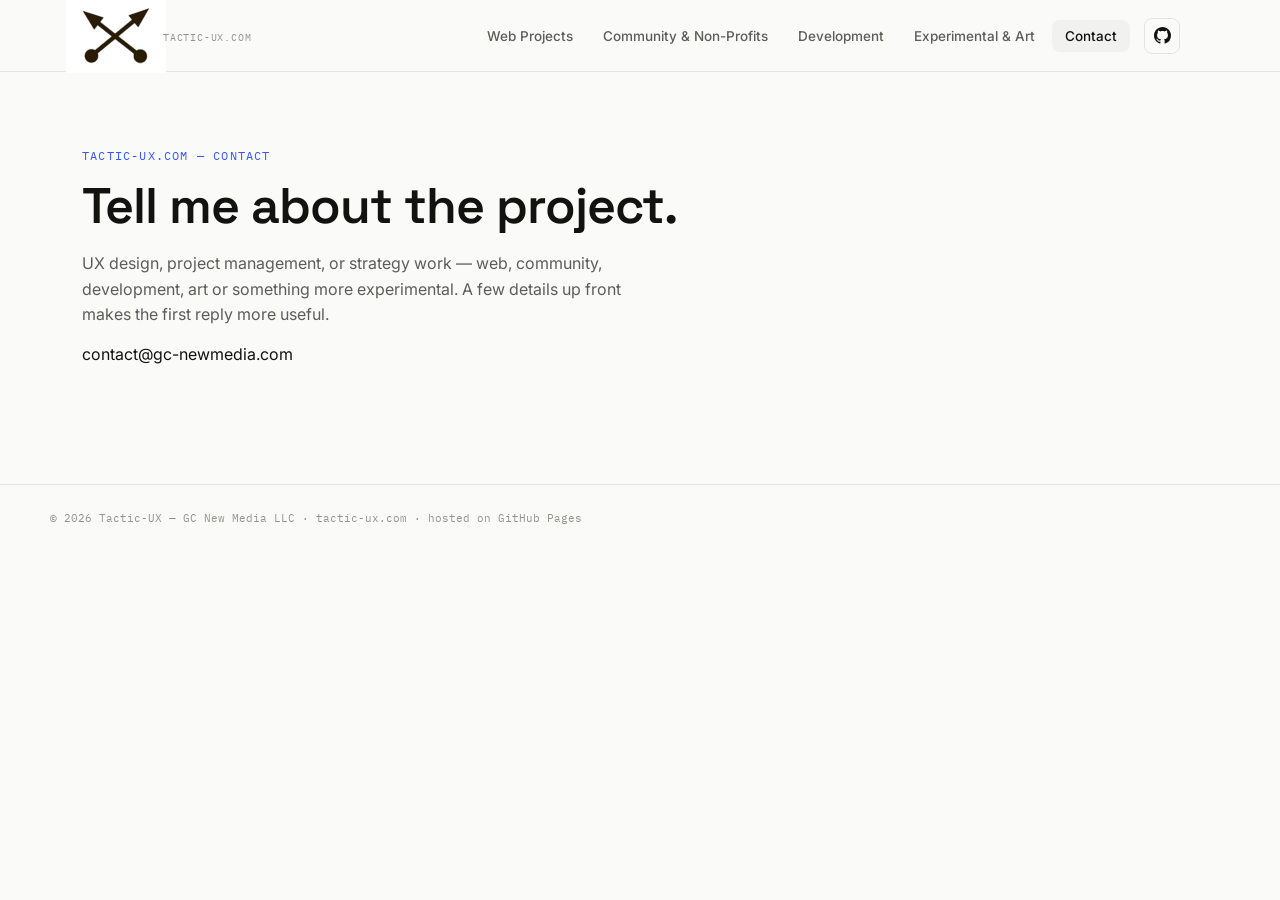
<file: contact.html>
<!DOCTYPE html>
<html lang="en">
<head>
<meta charset="UTF-8">
<meta name="viewport" content="width=device-width, initial-scale=1.0">
<title>Tactic-UX — Contact</title>
<meta name="description" content="Get in touch with Tactic-UX about UX design, project management, or strategy work.">
<meta name="robots" content="index, follow">
<link rel="canonical" href="https://tactic-ux.com/contact.html">

<!-- Open Graph -->
<meta property="og:type" content="website">
<meta property="og:site_name" content="Tactic-UX">
<meta property="og:title" content="Tactic-UX — Contact">
<meta property="og:description" content="Get in touch with Tactic-UX about UX design, project management, or strategy work.">
<meta property="og:url" content="https://tactic-ux.com/contact.html">
<!-- Replace with a real 1200x630 image once final content/branding is set -->
<meta property="og:image" content="https://tactic-ux.com/assets/og-image.jpg">

<!-- Twitter -->
<meta name="twitter:card" content="summary_large_image">
<meta name="twitter:title" content="Tactic-UX — Contact">
<meta name="twitter:description" content="Get in touch with Tactic-UX about UX design, project management, or strategy work.">
<meta name="twitter:image" content="https://tactic-ux.com/assets/og-image.jpg">

<link rel="preconnect" href="https://fonts.googleapis.com">
<link rel="preconnect" href="https://fonts.gstatic.com" crossorigin>
<link href="https://fonts.googleapis.com/css2?family=Space+Grotesk:wght@500;600;700&family=Inter:wght@400;500;600&family=IBM+Plex+Mono:wght@400;500&display=swap" rel="stylesheet">
<link rel="stylesheet" href="assets/styles.css">
</head>
    
    <!-- Google tag (gtag.js) -->
<script async src="https://www.googletagmanager.com/gtag/js?id=G-0JX555MYCL"></script>
<script>
  window.dataLayer = window.dataLayer || [];
  function gtag(){dataLayer.push(arguments);}
  gtag('js', new Date());

  gtag('config', 'G-0JX555MYCL');
</script>
<body>

<header class="site-header">
  <div class="header-inner">
    <a class="logo" href="index.html" aria-label="Tactic-UX home">
      <span class="logo-mark">
         <img src="images/tactic26-200arrows.png" width="100" height="75" alt=""/>
      </span>
      <span class="logo-word">
         <span>tactic-ux.com</span></span>
    </a>


    <button class="nav-toggle" aria-label="Toggle navigation" aria-expanded="false" aria-controls="site-nav">
      <svg viewBox="0 0 18 18" fill="none" xmlns="http://www.w3.org/2000/svg">
        <line x1="1" y1="4" x2="17" y2="4" stroke="#12130F" stroke-width="1.6" stroke-linecap="round"/>
        <line x1="1" y1="9" x2="17" y2="9" stroke="#12130F" stroke-width="1.6" stroke-linecap="round"/>
        <line x1="1" y1="14" x2="17" y2="14" stroke="#12130F" stroke-width="1.6" stroke-linecap="round"/>
      </svg>
    </button>

    <nav class="site-nav" id="site-nav" aria-label="Primary">
      <a class="nav-link" href="index.html">Web Projects</a>
      <a class="nav-link" href="community.html">Community &amp; Non-Profits</a>
      <a class="nav-link" href="development.html">Development</a>
      <a class="nav-link" href="experimental.html">Experimental &amp; Art</a>
      <a class="nav-link is-active" href="contact.html">Contact</a>
      <a class="nav-github" href="https://github.com/jfculhane" target="_blank" rel="noopener" aria-label="View on GitHub">
        <svg width="17" height="17" viewBox="0 0 16 16" fill="currentColor"><path d="M8 0C3.58 0 0 3.58 0 8c0 3.54 2.29 6.53 5.47 7.59.4.07.55-.17.55-.38 0-.19-.01-.82-.01-1.49-2.01.37-2.53-.49-2.69-.94-.09-.23-.48-.94-.82-1.13-.28-.15-.68-.52-.01-.53.63-.01 1.08.58 1.23.82.72 1.21 1.87.87 2.33.66.07-.52.28-.87.51-1.07-1.78-.2-3.64-.89-3.64-3.95 0-.87.31-1.59.82-2.15-.08-.2-.36-1.02.08-2.12 0 0 .67-.21 2.2.82.64-.18 1.32-.27 2-.27.68 0 1.36.09 2 .27 1.53-1.04 2.2-.82 2.2-.82.44 1.1.16 1.92.08 2.12.51.56.82 1.27.82 2.15 0 3.07-1.87 3.75-3.65 3.95.29.25.54.73.54 1.48 0 1.07-.01 1.93-.01 2.2 0 .21.15.46.55.38A8.01 8.01 0 0 0 16 8c0-4.42-3.58-8-8-8Z"/></svg>
      </a>
    </nav>
  </div>
</header>

<main>
  <section class="index-intro">
    <p class="eyebrow">tactic-ux.com — Contact</p>
    <h1>Tell me about the project.</h1>
    <p class="intro-copy">UX design, project management, or strategy work — web, community, development, art or something more experimental. A few details up front makes the first reply more useful. </p>
        
        
        
        <p><a href="mailto:contact@gc-newmedia.com">contact@gc-newmedia.com</a></p>
      
      <br>
      

       <br>
      
  
     <br>
      

    
      
      
      
      
      
  </section>
<!--
  <div class="contact-wrap">
    <div class="form-card">
      <!--
        This form posts to Formspree, a form backend that works with static
        sites like GitHub Pages (which can't process form submissions on its own).

        To wire it up:
        1. Create a free form at https://formspree.io and copy your form ID.
        2. Replace YOUR_FORM_ID below with that ID.
        3. Optionally set an email redirect / notification address in your
           Formspree dashboard.

        The _gotcha field is a honeypot: real visitors never see or fill it
        (it's visually hidden), so if it arrives filled in, Formspree treats
        the submission as spam.
      -->
        
        <!--
      <form action="https://formspree.io/f/YOUR_FORM_ID" method="POST">

        <div class="form-row">
          <div class="field-group">
            <label class="field-label" for="name">Name</label>
            <input class="field-input" type="text" id="name" name="name" required>
          </div>
          <div class="field-group">
            <label class="field-label" for="email">Email</label>
            <input class="field-input" type="email" id="email" name="email" required>
          </div>
        </div>

        <div class="form-row">
          <div class="field-group">
            <label class="field-label" for="organization">Organization <span class="optional">(optional)</span></label>
            <input class="field-input" type="text" id="organization" name="organization">
          </div>
          <div class="field-group">
            <label class="field-label" for="project-type">Project type</label>
            <select class="field-select" id="project-type" name="project-type" required>
              <option value="" disabled selected>Select one</option>
              <option value="Web Project">Web Project</option>
              <option value="Community or Non-Profit">Community or Non-Profit</option>
              <option value="Development">Development</option>
              <option value="Experimental or Art">Experimental or Art</option>
              <option value="General inquiry">General inquiry</option>
            </select>
          </div>
        </div>

        <div class="field-group">
          <label class="field-label" for="message">Message</label>
          <textarea class="field-textarea" id="message" name="message" required></textarea>
        </div>

-->

        <!-- Honeypot — leave this field in place, do not label or style it visibly -->
    <!--    <div class="hp-field" aria-hidden="true">
          <label for="_gotcha">Leave this field blank</label>
          <input type="text" id="_gotcha" name="_gotcha" tabindex="-1" autocomplete="off">
        </div>

        <button class="form-submit" type="submit">Send message</button>
        <p class="form-note">Replies usually go out within a few business days.</p>
      </form>
    </div>

    <aside class="contact-aside">
      <div class="contact-aside-block">
        <p class="contact-aside-label">Email</p>
        <p class="contact-aside-value"><a href="mailto:hello@tactic-ux.com">hello@tactic-ux.com</a></p>
        <p class="contact-aside-sub">Replace with a real inbox before launch.</p>
      </div>
      <div class="contact-aside-block">
        <p class="contact-aside-label">Elsewhere</p>
        <p class="contact-aside-value"><a href="https://github.com/" target="_blank" rel="noopener">GitHub ↗</a></p>
        <p class="contact-aside-sub">Public repos and prototypes linked from each project.</p>
      </div>
    </aside> -->
  </div>
</main>

<footer class="site-footer">
  <p>© 2026 Tactic-UX — GC New Media LLC · tactic-ux.com · hosted on GitHub Pages</p>
</footer>

<script src="assets/script.js" defer></script>

</body>
</html>
</file>
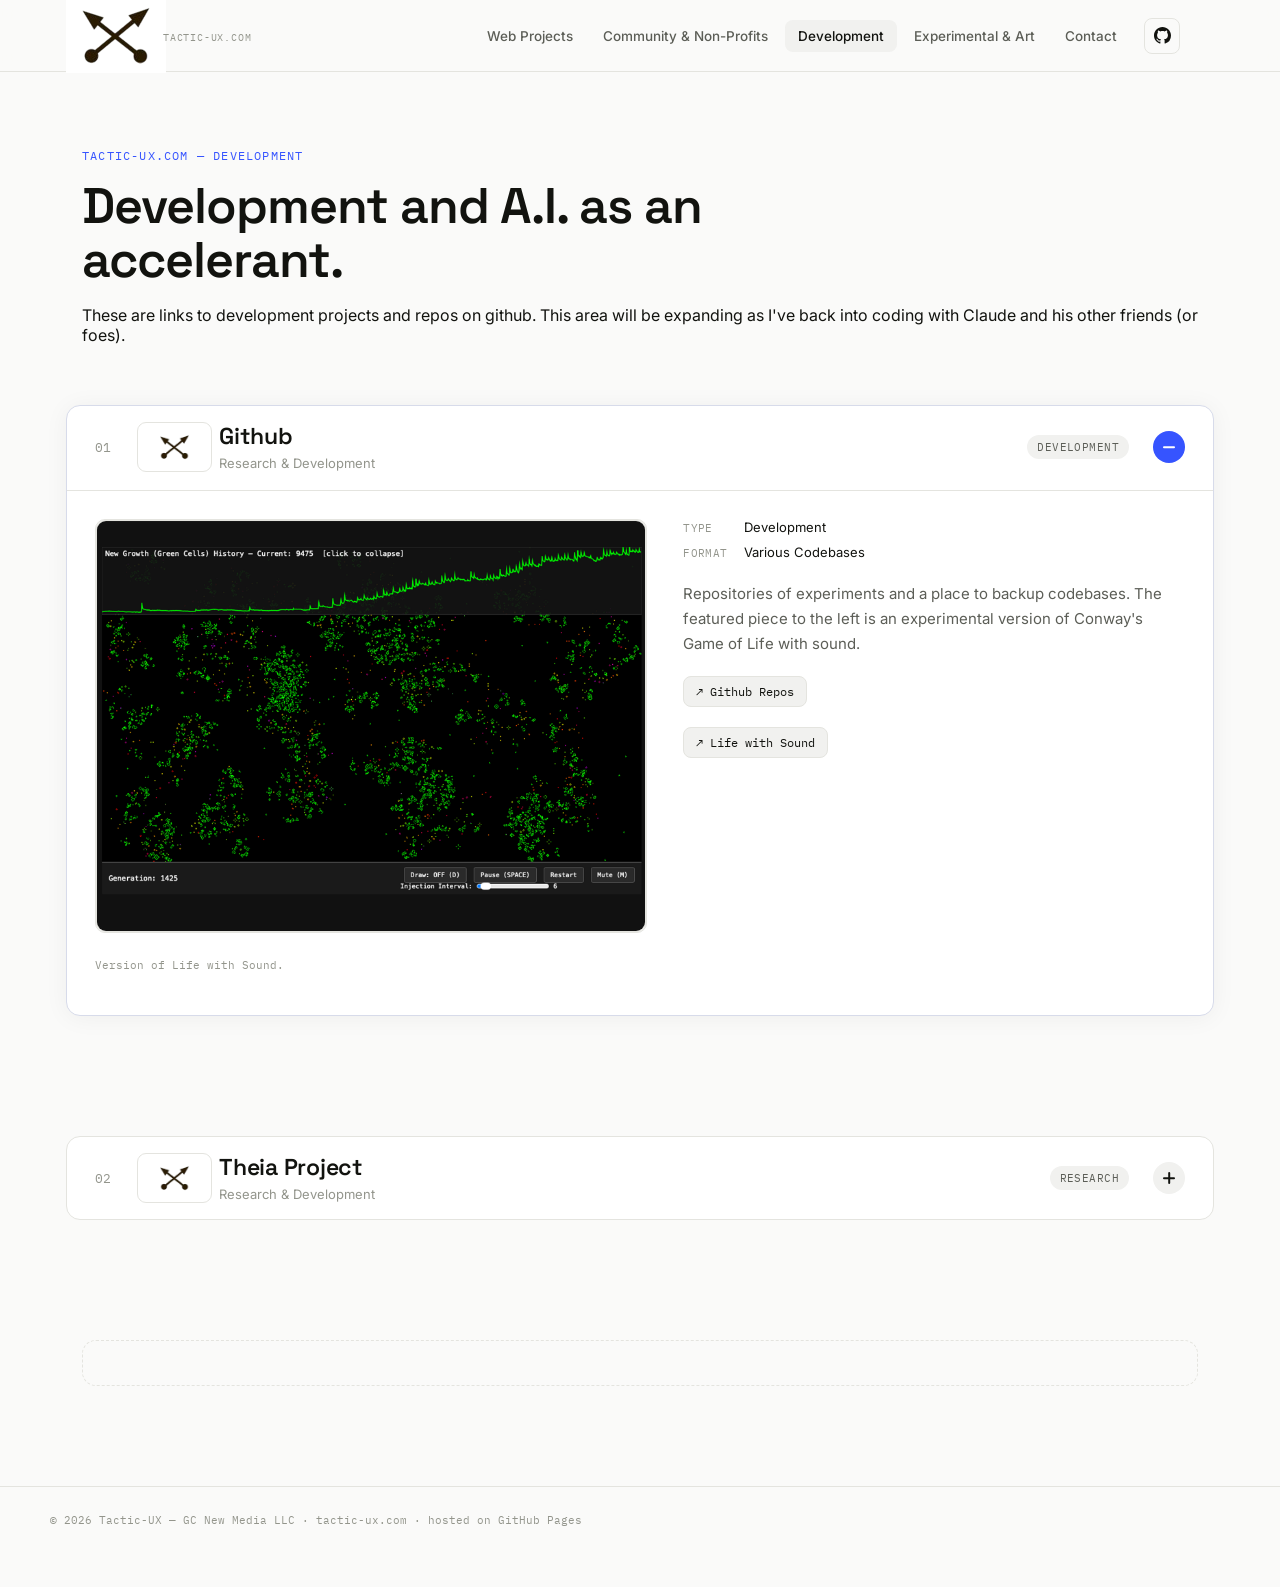
<file: development.html>
<!DOCTYPE html>
<html lang="en">
<head>
<meta charset="UTF-8">
<meta name="viewport" content="width=device-width, initial-scale=1.0">
<title>Tactic-UX — Development</title>
<meta name="description" content="Backend systems, structured data, and application development work by Tactic-UX.">
<meta name="robots" content="index, follow">
<link rel="canonical" href="https://tactic-ux.com/development.html">

<!-- Open Graph -->
<meta property="og:type" content="website">
<meta property="og:site_name" content="Tactic-UX">
<meta property="og:title" content="Tactic-UX — Development">
<meta property="og:description" content="Backend systems, structured data, and application development work by Tactic-UX.">
<meta property="og:url" content="https://tactic-ux.com/development.html">
<!-- Replace with a real 1200x630 image once final content/branding is set -->
<meta property="og:image" content="https://tactic-ux.com/assets/og-image.jpg">

<!-- Twitter -->
<meta name="twitter:card" content="summary_large_image">
<meta name="twitter:title" content="Tactic-UX — Development">
<meta name="twitter:description" content="Backend systems, structured data, and application development work by Tactic-UX.">
<meta name="twitter:image" content="https://tactic-ux.com/assets/og-image.jpg">

<link rel="preconnect" href="https://fonts.googleapis.com">
<link rel="preconnect" href="https://fonts.gstatic.com" crossorigin>
<link href="https://fonts.googleapis.com/css2?family=Space+Grotesk:wght@500;600;700&family=Inter:wght@400;500;600&family=IBM+Plex+Mono:wght@400;500&display=swap" rel="stylesheet">
<link rel="stylesheet" href="assets/styles.css">
</head>
    
    <!-- Google tag (gtag.js) -->
<script async src="https://www.googletagmanager.com/gtag/js?id=G-0JX555MYCL"></script>
<script>
  window.dataLayer = window.dataLayer || [];
  function gtag(){dataLayer.push(arguments);}
  gtag('js', new Date());

  gtag('config', 'G-0JX555MYCL');
</script>
<body>

<header class="site-header">
  <div class="header-inner">
    <a class="logo" href="index.html" aria-label="Tactic-UX home">
      <span class="logo-mark">
         <img src="images/tactic26-200arrows.png" width="100" height="75" alt=""/>
      </span>
      <span class="logo-word">
         <span>tactic-ux.com</span></span>
    </a>


    <button class="nav-toggle" aria-label="Toggle navigation" aria-expanded="false" aria-controls="site-nav">
      <svg viewBox="0 0 18 18" fill="none" xmlns="http://www.w3.org/2000/svg">
        <line x1="1" y1="4" x2="17" y2="4" stroke="#12130F" stroke-width="1.6" stroke-linecap="round"/>
        <line x1="1" y1="9" x2="17" y2="9" stroke="#12130F" stroke-width="1.6" stroke-linecap="round"/>
        <line x1="1" y1="14" x2="17" y2="14" stroke="#12130F" stroke-width="1.6" stroke-linecap="round"/>
      </svg>
    </button>

    <nav class="site-nav" id="site-nav" aria-label="Primary">
      <a class="nav-link" href="index.html">Web Projects</a>
      <a class="nav-link" href="community.html">Community &amp; Non-Profits</a>
      <a class="nav-link is-active" href="development.html">Development</a>
      <a class="nav-link" href="experimental.html">Experimental &amp; Art</a>
      <a class="nav-link" href="contact.html">Contact</a>
      <a class="nav-github" href="https://github.com/jfculhane" target="_blank" rel="noopener" aria-label="View on GitHub">
        <svg width="17" height="17" viewBox="0 0 16 16" fill="currentColor"><path d="M8 0C3.58 0 0 3.58 0 8c0 3.54 2.29 6.53 5.47 7.59.4.07.55-.17.55-.38 0-.19-.01-.82-.01-1.49-2.01.37-2.53-.49-2.69-.94-.09-.23-.48-.94-.82-1.13-.28-.15-.68-.52-.01-.53.63-.01 1.08.58 1.23.82.72 1.21 1.87.87 2.33.66.07-.52.28-.87.51-1.07-1.78-.2-3.64-.89-3.64-3.95 0-.87.31-1.59.82-2.15-.08-.2-.36-1.02.08-2.12 0 0 .67-.21 2.2.82.64-.18 1.32-.27 2-.27.68 0 1.36.09 2 .27 1.53-1.04 2.2-.82 2.2-.82.44 1.1.16 1.92.08 2.12.51.56.82 1.27.82 2.15 0 3.07-1.87 3.75-3.65 3.95.29.25.54.73.54 1.48 0 1.07-.01 1.93-.01 2.2 0 .21.15.46.55.38A8.01 8.01 0 0 0 16 8c0-4.42-3.58-8-8-8Z"/></svg>
      </a>
    </nav>
  </div>
</header>

<main>
  <section class="index-intro">
    <p class="eyebrow">tactic-ux.com — Development</p>
    <h1>Development and A.I. as an accelerant. </h1>
    <p class="intro-copy"><p>These are links to development projects and repos on github. This area will be expanding as I've back into coding with Claude and his other friends (or foes). </p></p>
  </section>

  <div class="accordion" id="accordion">

    <div class="accordion-item is-open" data-index="01" id="project-01">
      <button class="accordion-trigger" aria-expanded="true" aria-controls="panel-01" id="trigger-01">
        <span class="item-index">01</span>
        <span class="item-thumb" aria-hidden="true">
          <img src="images/tactic26-200arrows.png" width="75" height="50" alt=""/>
        </span>
        <span class="item-titles">
          <h2 class="item-title">Github</h2>
          <span class="item-meta">Research &amp; Development</span>
        </span>
        <span class="status-pill research">Development</span>
        <span class="toggle-icon" aria-hidden="true"></span>
      </button>
      <div class="accordion-panel">
        <div class="panel-inner-wrap">
          <div class="panel-inner" id="panel-01" role="region" aria-labelledby="trigger-01">
            <div class="panel-media">
              <div class="media-frame">
                 <div class="media-frame"><img src="images/alife-1600.png" width="500" height="400" alt=""/></div>
              </div>
               <p class="media-caption">Version of Life with Sound.</p>
            </div>
            <div class="panel-body">
              <dl class="field-list">
                <dt>Type</dt><dd>Development</dd>
                <dt>Format</dt><dd>Various Codebases</dd>
              </dl>
              <p>Repositories of experiments and a place to backup codebases. The featured piece to the left is an e<a href="https://alife.glasscapsule.com" target="_blank">xperimental version of Conway's Game of Life with sound</a>.</p>
                 <div class="link-row">
                <a class="repo-link" href="https://github.com/jfculhane" target="_blank" rel="noopener">↗ Github Repos</a>
                </div>
                 <div class="link-row">
                <a class="repo-link" href="http://alife.glasscapsule.com" target="_blank" rel="noopener">↗ Life with Sound</a>
                </div>
              <!--<ul class="tag-list">
                <li>District tracking</li>
                <li>Committee data</li>
                <li>Status notes</li>
              </ul>-->
            </div>
          </div>
        </div>
      </div>
    </div>

  </div>
<div class="accordion" id="accordion">

    <div class="accordion-item is-closed" data-index="02" id="project-01">
      <button class="accordion-trigger" aria-expanded="true" aria-controls="panel-01" id="trigger-01">
        <span class="item-index">02</span>
        <span class="item-thumb" aria-hidden="true">
          <img src="images/tactic26-200arrows.png" width="75" height="50" alt=""/>
        </span>
        <span class="item-titles">
          <h2 class="item-title">Theia Project</h2>
          <span class="item-meta">Research &amp; Development</span>
        </span>
        <span class="status-pill research">Research</span>
        <span class="toggle-icon" aria-hidden="true"></span>
      </button>
      <div class="accordion-panel">
        <div class="panel-inner-wrap">
          <div class="panel-inner" id="panel-01" role="region" aria-labelledby="trigger-01">
            <div class="panel-media">
              <div class="media-frame">
                <img src="images/theia-face.png" width="500" height="400" alt=""/>

              </div>
              <p class="media-caption">Theia Project</p>
            </div>
            <div class="panel-body">
              <dl class="field-list">
                <dt>Type</dt><dd>Development</dd>
                <dt>Format</dt><dd>Pi, Arduino, and Enviromental Sensor Project</dd>
              </dl>
              <p>Over the last few years I became interested in sensor projects using microcontrollers and using the data to control audio and video. This project is in development and the repo has not yet been posted. Theia is the goddess of light and brilliance. More to come as this develops.</p>
              <!--<ul class="tag-list">
                <li>District tracking</li>
                <li>Committee data</li>
                <li>Status notes</li>
              </ul>-->
            </div>
          </div>
        </div>
      </div>
    </div>

  </div>
  <div class="empty-note">
    <p></p>
  </div>
</main>

<div class="lightbox-overlay" aria-hidden="true">
  <div class="lightbox-inner">
    <button class="lightbox-close" aria-label="Close">
      <svg viewBox="0 0 14 14" fill="none"><line x1="1" y1="1" x2="13" y2="13" stroke="#12130F" stroke-width="1.6"/><line x1="13" y1="1" x2="1" y2="13" stroke="#12130F" stroke-width="1.6"/></svg>
    </button>
    <button class="lightbox-nav-btn lightbox-prev" aria-label="Previous">
      <svg viewBox="0 0 14 14" fill="none"><path d="M9 1L3 7l6 6" stroke="#12130F" stroke-width="1.6" fill="none"/></svg>
    </button>
    <button class="lightbox-nav-btn lightbox-next" aria-label="Next">
      <svg viewBox="0 0 14 14" fill="none"><path d="M5 1l6 6-6 6" stroke="#12130F" stroke-width="1.6" fill="none"/></svg>
    </button>
    <div class="lightbox-media"></div>
    <div class="lightbox-footer">
      <p class="lightbox-caption"></p>
      <span class="lightbox-count"></span>
    </div>
  </div>
</div>

<footer class="site-footer">
  <p>© 2026 Tactic-UX — GC New Media LLC · tactic-ux.com · hosted on GitHub Pages</p>
</footer>

<script src="assets/script.js" defer></script>

</body>
</html>
</file>
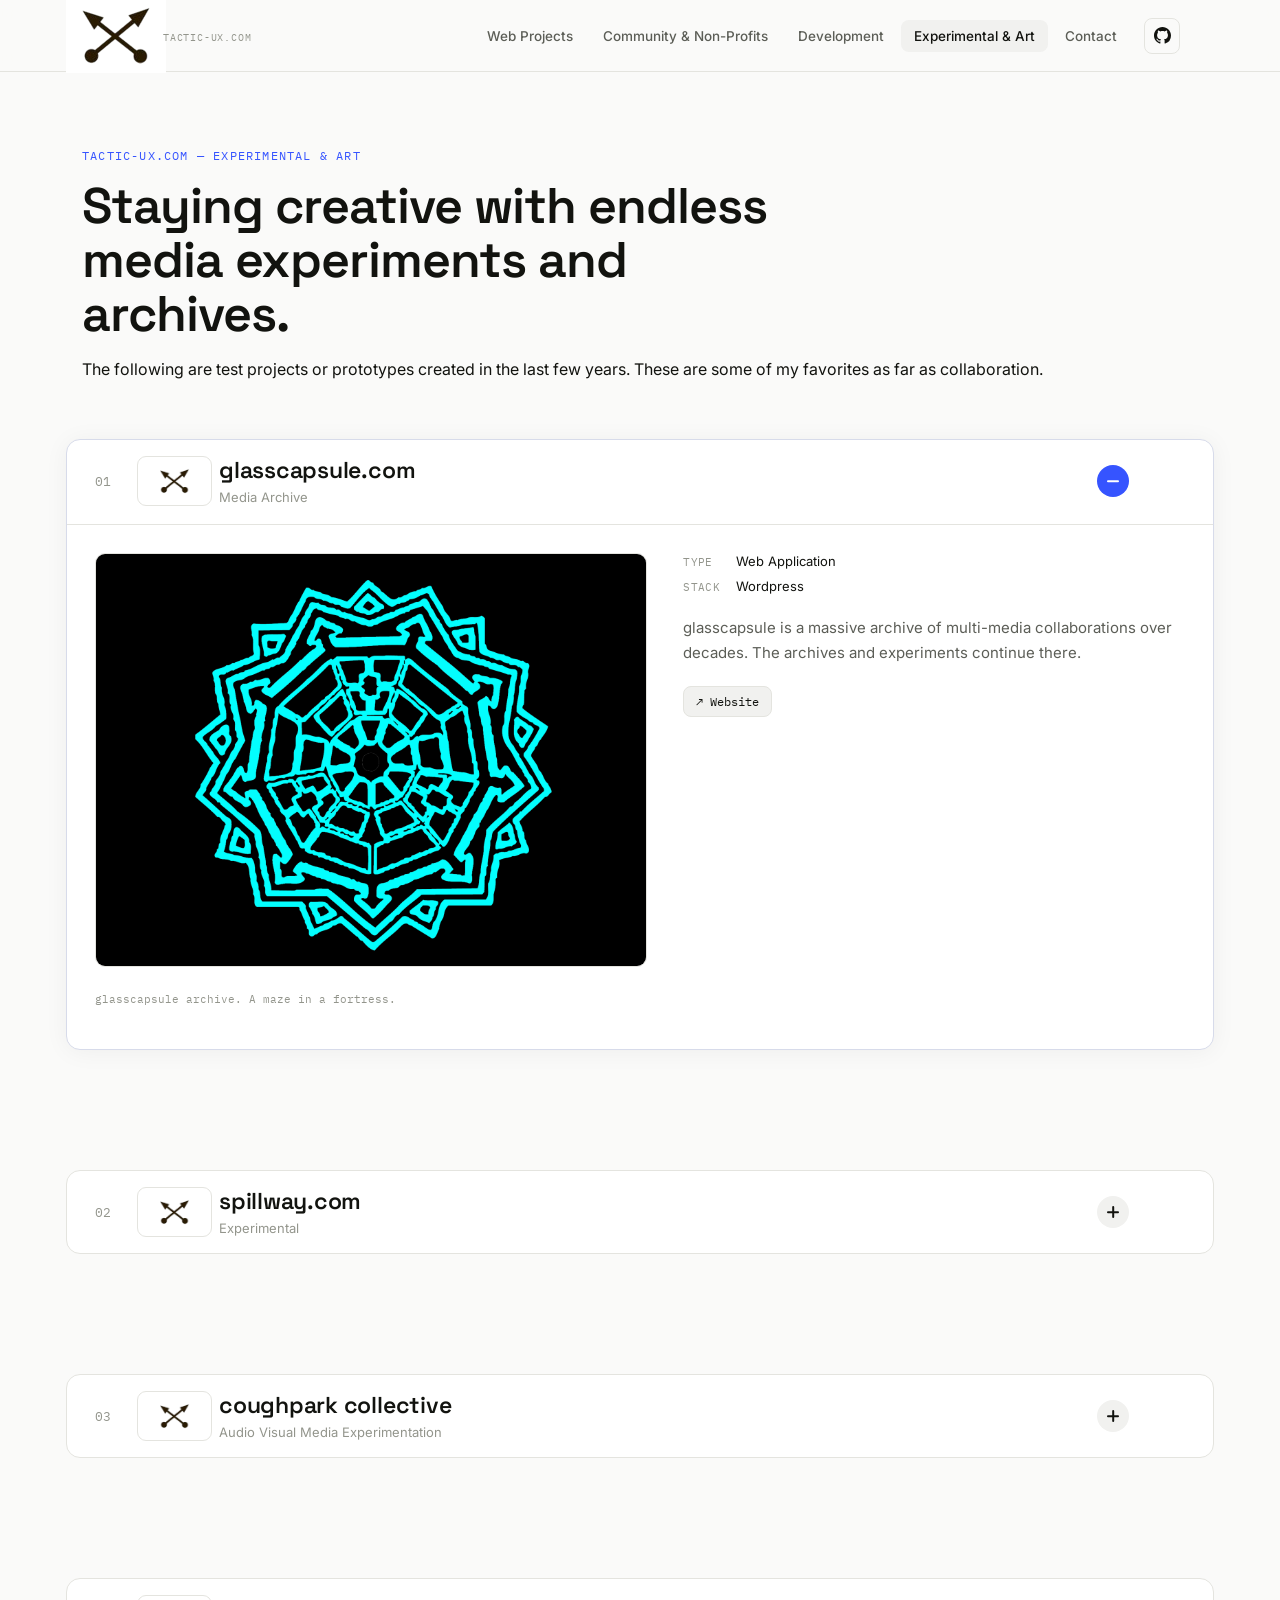
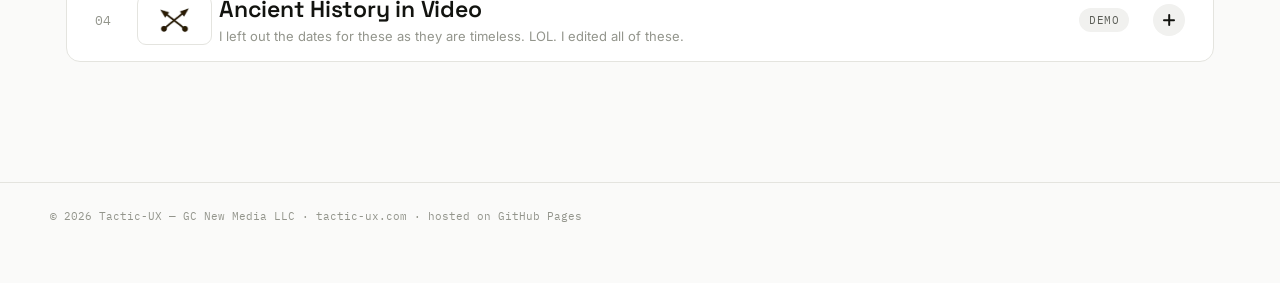
<file: experimental.html>
<!DOCTYPE html>
<html lang="en">
<head>
<meta charset="UTF-8">
<meta name="viewport" content="width=device-width, initial-scale=1.0">
<title>Tactic-UX — Experimental &amp; Art</title>
<meta name="description" content="Experimental archives, Personal Art projects, collaborations by Tactic-UX.">
<meta name="robots" content="index, follow">
<link rel="canonical" href="https://tactic-ux.com/experimental.html">

<!-- Open Graph -->
<meta property="og:type" content="website">
<meta property="og:site_name" content="Tactic-UX">
<meta property="og:title" content="Tactic-UX — Experimental &amp; Art">
<meta property="og:description" content="Experimental code, generative systems, and personal art projects by Tactic-UX.">
<meta property="og:url" content="https://tactic-ux.com/experimental.html">
<!-- Replace with a real 1200x630 image once final content/branding is set -->
<meta property="og:image" content="https://tactic-ux.com/assets/og-image.jpg">

<!-- Twitter -->
<meta name="twitter:card" content="summary_large_image">
<meta name="twitter:title" content="Tactic-UX — Experimental &amp; Art">
<meta name="twitter:description" content="Experimental code, generative systems, and personal art projects by Tactic-UX.">
<meta name="twitter:image" content="https://tactic-ux.com/assets/og-image.jpg">

<link rel="preconnect" href="https://fonts.googleapis.com">
<link rel="preconnect" href="https://fonts.gstatic.com" crossorigin>
<link href="https://fonts.googleapis.com/css2?family=Space+Grotesk:wght@500;600;700&family=Inter:wght@400;500;600&family=IBM+Plex+Mono:wght@400;500&display=swap" rel="stylesheet">
<link rel="stylesheet" href="assets/styles.css">
</head>
    
    <!-- Google tag (gtag.js) -->
<script async src="https://www.googletagmanager.com/gtag/js?id=G-0JX555MYCL"></script>
<script>
  window.dataLayer = window.dataLayer || [];
  function gtag(){dataLayer.push(arguments);}
  gtag('js', new Date());

  gtag('config', 'G-0JX555MYCL');
</script>
<body>

<header class="site-header">
  <div class="header-inner">
   <a class="logo" href="index.html" aria-label="Tactic-UX home">
      <span class="logo-mark">
         <img src="images/tactic26-200arrows.png" width="100" height="75" alt=""/>
      </span>
      <span class="logo-word">
         <span>tactic-ux.com</span></span>
    </a>


    <button class="nav-toggle" aria-label="Toggle navigation" aria-expanded="false" aria-controls="site-nav">
      <svg viewBox="0 0 18 18" fill="none" xmlns="http://www.w3.org/2000/svg">
        <line x1="1" y1="4" x2="17" y2="4" stroke="#12130F" stroke-width="1.6" stroke-linecap="round"/>
        <line x1="1" y1="9" x2="17" y2="9" stroke="#12130F" stroke-width="1.6" stroke-linecap="round"/>
        <line x1="1" y1="14" x2="17" y2="14" stroke="#12130F" stroke-width="1.6" stroke-linecap="round"/>
      </svg>
    </button>

    <nav class="site-nav" id="site-nav" aria-label="Primary">
      <a class="nav-link" href="index.html">Web Projects</a>
      <a class="nav-link" href="community.html">Community &amp; Non-Profits</a>
      <a class="nav-link" href="development.html">Development</a>
      <a class="nav-link is-active" href="experimental.html">Experimental &amp; Art</a>
      <a class="nav-link" href="contact.html">Contact</a>
       <a class="nav-github" href="https://github.com/jfculhane" target="_blank" rel="noopener" aria-label="View on GitHub">
        <svg width="17" height="17" viewBox="0 0 16 16" fill="currentColor"><path d="M8 0C3.58 0 0 3.58 0 8c0 3.54 2.29 6.53 5.47 7.59.4.07.55-.17.55-.38 0-.19-.01-.82-.01-1.49-2.01.37-2.53-.49-2.69-.94-.09-.23-.48-.94-.82-1.13-.28-.15-.68-.52-.01-.53.63-.01 1.08.58 1.23.82.72 1.21 1.87.87 2.33.66.07-.52.28-.87.51-1.07-1.78-.2-3.64-.89-3.64-3.95 0-.87.31-1.59.82-2.15-.08-.2-.36-1.02.08-2.12 0 0 .67-.21 2.2.82.64-.18 1.32-.27 2-.27.68 0 1.36.09 2 .27 1.53-1.04 2.2-.82 2.2-.82.44 1.1.16 1.92.08 2.12.51.56.82 1.27.82 2.15 0 3.07-1.87 3.75-3.65 3.95.29.25.54.73.54 1.48 0 1.07-.01 1.93-.01 2.2 0 .21.15.46.55.38A8.01 8.01 0 0 0 16 8c0-4.42-3.58-8-8-8Z"/></svg>
      </a>
    </nav>
  </div>
</header>

<main>
  <section class="index-intro">
    <p class="eyebrow">tactic-ux.com — Experimental &amp; Art</p>
    <h1>Staying creative with endless media experiments and archives.</h1>
    <p class="intro-copy"><p>The following are test projects or prototypes created in the last few years. These are some of my favorites as far as collaboration.</p></p>
  </section>

    <div class="accordion" id="accordion">

    <div class="accordion-item is-open" data-index="01" id="project-01">
      <button class="accordion-trigger" aria-expanded="true" aria-controls="panel-01" id="trigger-01">
        <span class="item-index">01</span>
        <span class="item-thumb" aria-hidden="true">
          <img src="images/tactic26-200arrows.png" width="75" height="50" alt=""/>
        </span>
        <span class="item-titles">
          <h2 class="item-title">glasscapsule.com</h2>
          <span class="item-meta">Media Archive</span>
        </span>
        <!--<span class="status-pill live">Live</span>-->
        <span class="toggle-icon" aria-hidden="true"></span>
      </button>
      <div class="accordion-panel">
        <div class="panel-inner-wrap">
          <div class="panel-inner" id="panel-01" role="region" aria-labelledby="trigger-01">
            <div class="panel-media">
              <div class="media-frame">
			    <a href="http://glasscapsule.com" target="_blank"><img src="images/glasscapsule-logo26-1600.png" width="500" alt="" ></a>
                  
                <rect width="400" height="300" fill="#F1F1EF"/>
                  <g fill="none" stroke="#12130F" stroke-width="1.4">
                    <circle cx="70" cy="60" r="10"/>
                    <circle cx="180" cy="60" r="10"/>
                    <circle cx="70" cy="140" r="10"/>
                    <circle cx="180" cy="140" r="10"/>
                    <circle cx="290" cy="100" r="10"/>
                    <circle cx="120" cy="220" r="10"/>
                    <circle cx="240" cy="220" r="10"/>
                  </g>
                  <g stroke="#3654FF" stroke-width="1">
                    <line x1="70" y1="70" x2="70" y2="130"/>
                    <line x1="80" y1="60" x2="170" y2="60"/>
                    <line x1="80" y1="140" x2="170" y2="140"/>
                    <line x1="190" y1="60" x2="282" y2="94"/>
                    <line x1="190" y1="140" x2="282" y2="106"/>
                    <line x1="78" y1="148" x2="112" y2="212"/>
                    <line x1="188" y1="148" x2="232" y2="212"/>
                  </g>
                </svg>
              </div>
              <p class="media-caption">glasscapsule archive. A maze in a fortress.</p>
            </div>
            <div class="panel-body">
              <dl class="field-list">
                <dt>Type</dt><dd>Web Application</dd>
                <dt>Stack</dt><dd>Wordpress</dd>
              </dl>
              <p>glasscapsule is a massive archive of multi-media collaborations over decades. The archives and experiments continue there.</p>
              <div class="link-row">
                <a class="repo-link" href="http://glasscapsule.com" target="_blank" rel="noopener">↗ Website</a>
              </div>
              <!--<ul class="tag-list">
                <li>Branching logic</li>
                <li>Public health</li>
                <li>CMS embed</li>
              </ul>-->
            </div>
          </div>
        </div>
      </div>
    </div>

  </div>

    <div class="accordion" id="accordion">

    <div class="accordion-item is-closed" data-index="02" id="project-02">
      <button class="accordion-trigger" aria-expanded="true" aria-controls="panel-01" id="trigger-01">
        <span class="item-index">02</span>
        <span class="item-thumb" aria-hidden="true">
          <img src="images/tactic26-200arrows.png" width="75" height="50" alt=""/>
        </span>
        <span class="item-titles">
          <h2 class="item-title">spillway.com</h2>
          <span class="item-meta">Experimental</span>
        </span>
        <!--<span class="status-pill live">Live</span>-->
        <span class="toggle-icon" aria-hidden="true"></span>
      </button>
      <div class="accordion-panel">
        <div class="panel-inner-wrap">
          <div class="panel-inner" id="panel-01" role="region" aria-labelledby="trigger-01">
            <div class="panel-media">
              <div class="media-frame">
			    <a href="http://spillway.com" target="_blank"><img src="images/spillway-dam-drawing.png" width="500" alt="" ></a>
                  
                <rect width="400" height="300" fill="#F1F1EF"/>
                  <g fill="none" stroke="#12130F" stroke-width="1.4">
                    <circle cx="70" cy="60" r="10"/>
                    <circle cx="180" cy="60" r="10"/>
                    <circle cx="70" cy="140" r="10"/>
                    <circle cx="180" cy="140" r="10"/>
                    <circle cx="290" cy="100" r="10"/>
                    <circle cx="120" cy="220" r="10"/>
                    <circle cx="240" cy="220" r="10"/>
                  </g>
                  <g stroke="#3654FF" stroke-width="1">
                    <line x1="70" y1="70" x2="70" y2="130"/>
                    <line x1="80" y1="60" x2="170" y2="60"/>
                    <line x1="80" y1="140" x2="170" y2="140"/>
                    <line x1="190" y1="60" x2="282" y2="94"/>
                    <line x1="190" y1="140" x2="282" y2="106"/>
                    <line x1="78" y1="148" x2="112" y2="212"/>
                    <line x1="188" y1="148" x2="232" y2="212"/>
                  </g>
                </svg>
              </div>
              <p class="media-caption">spillway logic</p>
            </div>
            <div class="panel-body">
              <dl class="field-list">
                <dt>Type</dt><dd>Web Applicaiton</dd>
                <dt>Stack</dt><dd>PHP</dd>
              </dl>
              <p>spillway is an experimental framework for media archives. It is designed to be open ended and have multiple media channels in one panel that can be dragged and resized. Multiple audio channels are also used. See the spillway <a href="http://spillway.com/about.html" target="_blank">About page</a> for more info.</p>
              <div class="link-row">
                <a class="repo-link" href="http://spillway.com" target="_blank" rel="noopener">↗ Website</a>
              </div>
              <!--<ul class="tag-list">
                <li>Branching logic</li>
                <li>Public health</li>
                <li>CMS embed</li>
              </ul>-->
            </div>
          </div>
        </div>
      </div>
    </div>

  </div>
    
 <div class="accordion" id="accordion">

    <div class="accordion-item is-closed" data-index="03" id="project-03">
      <button class="accordion-trigger" aria-expanded="true" aria-controls="panel-01" id="trigger-01">
        <span class="item-index">03</span>
        <span class="item-thumb" aria-hidden="true">
          <img src="images/tactic26-200arrows.png" width="75" height="50" alt=""/>
        </span>
        <span class="item-titles">
          <h2 class="item-title">coughpark collective</h2>
          <span class="item-meta">Audio Visual Media Experimentation</span>
        </span>
        <!--<span class="status-pill live">Live</span>-->
        <span class="toggle-icon" aria-hidden="true"></span>
      </button>
      <div class="accordion-panel">
        <div class="panel-inner-wrap">
          <div class="panel-inner" id="panel-01" role="region" aria-labelledby="trigger-01">
            <div class="panel-media">
              <div class="media-frame">
			    <a href="http://coughpark.bandcamp.com" target="_blank"><img src="images/coughpark-smashed-castle.png"  width="500" alt="" ></a>
                  
                <rect width="400" height="300" fill="#F1F1EF"/>
                  <g fill="none" stroke="#12130F" stroke-width="1.4">
                    <circle cx="70" cy="60" r="10"/>
                    <circle cx="180" cy="60" r="10"/>
                    <circle cx="70" cy="140" r="10"/>
                    <circle cx="180" cy="140" r="10"/>
                    <circle cx="290" cy="100" r="10"/>
                    <circle cx="120" cy="220" r="10"/>
                    <circle cx="240" cy="220" r="10"/>
                  </g>
                  <g stroke="#3654FF" stroke-width="1">
                    <line x1="70" y1="70" x2="70" y2="130"/>
                    <line x1="80" y1="60" x2="170" y2="60"/>
                    <line x1="80" y1="140" x2="170" y2="140"/>
                    <line x1="190" y1="60" x2="282" y2="94"/>
                    <line x1="190" y1="140" x2="282" y2="106"/>
                    <line x1="78" y1="148" x2="112" y2="212"/>
                    <line x1="188" y1="148" x2="232" y2="212"/>
                  </g>
                </svg>
              </div>
              <p class="media-caption">coughpark. A smashed castle in the street.</p>
            </div>
            <div class="panel-body">
              <dl class="field-list">
                <dt>Type</dt><dd>Interactive Audio Project</dd>
                <dt>Stack</dt><dd>Audio Producing and Engineering</dd>
              </dl>
              <p>COUGH PARK COMPACT DISCS is a post podcast submission based mix system collaborative which is created a few times a year. A great deal of the audio is a result of the COUGH PARK HOTLINE. (347) 601-4266 where people call and leave messages about dreams, ghost stories, music, rants and recipes for better living. Any funds generated from sales or merch will go to postal fees to send out actual discs. </p>
              <div class="link-row">
                <a class="repo-link" href="http://coughpark.bandcamp.com" target="_blank" rel="noopener">↗ Bandcamp</a>
              </div>
                 <div class="link-row">
                <a class="repo-link" href="http://glasscapsule.com/2025/10/cough-park/" target="_blank" rel="noopener">↗ Project Page</a>
              </div>
             <!--<ul class="tag-list">
                <li>Branching logic</li>
                <li>Public health</li>
                <li>CMS embed</li>
              </ul>-->
            </div>
          </div>
        </div>
      </div>
    </div>

  </div>

     <!-- 04 — demo: thumbnail opens a popup video (YouTube/Vimeo). Move, edit, or delete freely. -->
    <div class="accordion" id="accordion">

   
    <div class="accordion-item" data-index="04" id="project-04">
      <button class="accordion-trigger" aria-expanded="false" aria-controls="panel-02" id="trigger-02">
        <span class="item-index">04</span>
        <span class="item-thumb" aria-hidden="true">
          <img src="images/tactic26-200arrows.png" width="75" height="50" alt=""/>
        </span>
        <span class="item-titles">
          <h2 class="item-title">Ancient History in Video</h2>
          <span class="item-meta">I left out the dates for these as they are timeless. LOL. I edited all of these.</span>
        </span>
        <span class="status-pill research">Demo</span>
        <span class="toggle-icon" aria-hidden="true"></span>
      </button>
      <div class="accordion-panel">
        <div class="panel-inner-wrap">
          <div class="panel-inner" id="panel-02" role="region" aria-labelledby="trigger-02">
            <div class="panel-media">
              <!--
                data-video-embed accepts either a YouTube or Vimeo embed URL:
                YouTube: https://www.youtube.com/embed/VIDEO_ID
                Vimeo:   https://player.vimeo.com/video/VIDEO_ID
                Swap the placeholder SVG below for a real thumbnail image
                (e.g. https://img.youtube.com/vi/VIDEO_ID/hqdefault.jpg) when ready.
              -->
              <button class="video-thumb-trigger" data-video-embed="https://player.vimeo.com/video/1215001715?h=b4cf9dd982" aria-label="Play video">
                <img src="images/sin-reel-video.png" width="400" height="225" alt=""/>
<svg viewBox="0 0 400 225" xmlns="http://www.w3.org/2000/svg">
                <rect width="400" height="225" fill="#12130F"/>
                  <g fill="#2A2C26">
                    <circle cx="60" cy="40" r="1.5" opacity="0.5"/>
                    <circle cx="340" cy="180" r="1.5" opacity="0.5"/>
                    <circle cx="90" cy="190" r="1.5" opacity="0.4"/>
                    <circle cx="330" cy="50" r="1.5" opacity="0.4"/>
                  </g>
                </svg>
                <span class="video-thumb-play"><span></span></span>
              </button>
              <p class="media-caption">SIN Reel.</p>
            </div>
            <div class="panel-body">
              <dl class="field-list">
                <dt>Pattern</dt><dd>Sunshine Interactive Network (SIN)</dd>
                <dt>Source</dt><dd>Video Reel</dd>
              </dl>
              <p>Sunshine Interactive Network was a startup which created game prototypes, CD-ROMs and early websites. This is the reel from about 1997 which I cut while working there. It’s a fascinating snapshot of the time. The name of the company was based on the Sunshine Theater on Houston Street, which was then going to be a music venue.</p>
              <!--<ul class="tag-list">
                <li>Popup modal</li>
                <li>YouTube / Vimeo</li>
              </ul>-->
            </div>
          </div>
            
            
        </div>
      </div>
      <div class="accordion-panel">
        <div class="panel-inner-wrap">
          <div class="panel-inner" id="panel-02" role="region" aria-labelledby="trigger-02">
            <div class="panel-media">
              <!--
                data-video-embed accepts either a YouTube or Vimeo embed URL:
                YouTube: https://www.youtube.com/embed/VIDEO_ID
                Vimeo:   https://player.vimeo.com/video/VIDEO_ID
                Swap the placeholder SVG below for a real thumbnail image
                (e.g. https://img.youtube.com/vi/VIDEO_ID/hqdefault.jpg) when ready.
              -->
              <button class="video-thumb-trigger" data-video-embed="https://player.vimeo.com/video/1215001103?h=ca85c5f413" aria-label="Play video">
                  
                <img src="images/GAS-video.png" width="400" height="225" alt=""/>
<svg viewBox="0 0 400 225" xmlns="http://www.w3.org/2000/svg">
                <rect width="400" height="225" fill="#12130F"/>
                  <g fill="#2A2C26">
                    <circle cx="60" cy="40" r="1.5" opacity="0.5"/>
                    <circle cx="340" cy="180" r="1.5" opacity="0.5"/>
                    <circle cx="90" cy="190" r="1.5" opacity="0.4"/>
                    <circle cx="330" cy="50" r="1.5" opacity="0.4"/>
                  </g>
                </svg>
                <span class="video-thumb-play"><span></span></span>
              </button>
              <p class="media-caption">Sushine Video Reel</p>
            </div>
            <div class="panel-body">
              <dl class="field-list">
                <dt>Pattern</dt><dd>G.A.S. Giganatic Art Space</dd>
                <dt>Source</dt><dd>Multi-cam Video of Opening for Droit</dd>
              </dl>
              <p>This is an experimental multi-cam video which documented the first opening of Gigantic Art Space (GAS) in downtown Manhattan. It was originally created on DVD where you could switch channels but here they are side by side. The opening featured artists from Detroit including Andrew Dosunmu, Mark Dancey, Tyree Guyton and others.</p>
               <!--<ul class="tag-list">
                <li>Popup modal</li>
                <li>YouTube / Vimeo</li>
              </ul>-->
            </div>
          </div>
            
            
        </div>
      </div> 
      <div class="accordion-panel">
        <div class="panel-inner-wrap">
          <div class="panel-inner" id="panel-02" role="region" aria-labelledby="trigger-02">
            <div class="panel-media">
              <!--
                data-video-embed accepts either a YouTube or Vimeo embed URL:
                YouTube: https://www.youtube.com/embed/VIDEO_ID
                Vimeo:   https://player.vimeo.com/video/VIDEO_ID
                Swap the placeholder SVG below for a real thumbnail image
                (e.g. https://img.youtube.com/vi/VIDEO_ID/hqdefault.jpg) when ready.
              -->
              <button class="video-thumb-trigger" data-video-embed="https://player.vimeo.com/video/1215001802?h=57bf75e2c5" aria-label="Play video">
              <img src="images/flibbertigibbet-video.png" width="400" height="225" alt=""/>
<svg viewBox="0 0 400 225" xmlns="http://www.w3.org/2000/svg">
                <rect width="400" height="225" fill="#12130F"/>
                  <g fill="#2A2C26">
                    <circle cx="60" cy="40" r="1.5" opacity="0.5"/>
                    <circle cx="340" cy="180" r="1.5" opacity="0.5"/>
                    <circle cx="90" cy="190" r="1.5" opacity="0.4"/>
                    <circle cx="330" cy="50" r="1.5" opacity="0.4"/>
                  </g>
                </svg>
                <span class="video-thumb-play"><span></span></span>
              </button>
              <p class="media-caption">Gigantic Art Space - Dtroit Opening</p>
            </div>
            <div class="panel-body">
              <dl class="field-list">
                <dt>Pattern</dt><dd>Vanderplas Gallery - FLIBBERTYGIBBET</dd>
                <dt>Source</dt><dd>Video Promo</dd>
              </dl>
              <p>FLIBBERTYGIBBET was a show held at Vanderplas Gallery on Orchard Street on the Lower East Side, New York City. It featured original art from the coughpark project and a pirate radio station that played all the discs from the cellar of the gallery. There was also an autographed PEZ collection, binders and collabrative art curated by artist <a href="https://jasonmclean.org" target="_blank">Jason Mclean</a>. </p>
              <!--<ul class="tag-list">
                <li>Popup modal</li>
                <li>YouTube / Vimeo</li>
              </ul>-->
            </div>
          </div>
            
            
        </div>
      </div> 
    </div>
        </div>


</main>

<div class="lightbox-overlay" aria-hidden="true">
  <div class="lightbox-inner">
    <button class="lightbox-close" aria-label="Close">
      <svg viewBox="0 0 14 14" fill="none"><line x1="1" y1="1" x2="13" y2="13" stroke="#12130F" stroke-width="1.6"/><line x1="13" y1="1" x2="1" y2="13" stroke="#12130F" stroke-width="1.6"/></svg>
    </button>
    <button class="lightbox-nav-btn lightbox-prev" aria-label="Previous">
      <svg viewBox="0 0 14 14" fill="none"><path d="M9 1L3 7l6 6" stroke="#12130F" stroke-width="1.6" fill="none"/></svg>
    </button>
    <button class="lightbox-nav-btn lightbox-next" aria-label="Next">
      <svg viewBox="0 0 14 14" fill="none"><path d="M5 1l6 6-6 6" stroke="#12130F" stroke-width="1.6" fill="none"/></svg>
    </button>
    <div class="lightbox-media"></div>
    <div class="lightbox-footer">
      <p class="lightbox-caption"></p>
      <span class="lightbox-count"></span>
    </div>
  </div>
</div>

<div class="video-modal-overlay" aria-hidden="true">
  <div class="video-modal-inner">
    <button class="video-modal-close" aria-label="Close video">
      <svg viewBox="0 0 14 14" fill="none"><line x1="1" y1="1" x2="13" y2="13" stroke="#fff" stroke-width="1.6"/><line x1="13" y1="1" x2="1" y2="13" stroke="#fff" stroke-width="1.6"/></svg>
    </button>
    <div class="video-modal-frame"></div>
  </div>
</div>

<footer class="site-footer">
  <p>© 2026 Tactic-UX — GC New Media LLC · tactic-ux.com · hosted on GitHub Pages</p>
</footer>

<script src="assets/script.js" defer></script>

</body>
</html>
</file>
<file: assets/styles.css>
/* ============================================================
   Tactic-UX — shared stylesheet
   Used by index.html, community.html, development.html, experimental.html
   ============================================================ */

/* ============ TOKENS ============ */
:root{
  --bg:         #FAFAF9;
  --surface:    #F1F1EF;
  --card:       #FFFFFF;
  --ink:        #12130F;
  --ink-soft:   #5C5E57;
  --stone:      #93958C;
  --line:       #E4E4DF;
  --accent:     #3654FF;   /* electric indigo — interaction, links, status */
  --accent-soft:#EBEEFF;
  --accent-ink: #1F32B8;
  --live:       #1F8A5F;
  --live-soft:  #E6F4EC;

  --display: "Space Grotesk", -apple-system, sans-serif;
  --sans:    "Inter", -apple-system, BlinkMacSystemFont, "Segoe UI", sans-serif;
  --mono:    "IBM Plex Mono", ui-monospace, monospace;

  --header-h: 72px;
  --radius:   14px;
}

*{ box-sizing:border-box; }
html{ scroll-behavior:smooth; }
body{
  margin:0;
  background:var(--bg);
  color:var(--ink);
  font-family:var(--sans);
  -webkit-font-smoothing:antialiased;
}
a{ color:inherit; text-decoration:none; }
ul{ list-style:none; margin:0; padding:0; }

/* ============ STICKY HEADER ============ */
.site-header{
  position:sticky;
  top:0;
  z-index:50;
  height:var(--header-h);
  display:flex;
  align-items:center;
  background:rgba(250,250,249,0.88);
  backdrop-filter:saturate(160%) blur(10px);
  border-bottom:1px solid var(--line);
}
.header-inner{
  width:100%;
  max-width:1180px;
  margin:0 auto;
  padding:0 50px;
  display:flex;
  align-items:center;
  justify-content:space-between;
}
.logo{
  display:flex;
  align-items:center;
  gap:11px;
  flex-shrink:0;
}
.logo-mark{
  width:32px; height:32px;
  border-radius:8px;
  background:var(--ink);
  display:flex;
  align-items:center;
  justify-content:center;
  flex-shrink:0;
}
.logo-word{
  font-family:var(--display);
  font-weight:600;
  font-size:16px;
  letter-spacing:-0.01em;
  color:var(--ink);
  line-height:1.1;
  transform:translateX(20px);
}
.logo-word span{
  display:block;
  font-family:var(--mono);
  font-weight:400;
  font-size:10px;
  letter-spacing:0.08em;
  text-transform:uppercase;
  color:var(--stone);
  margin-top:3px;
}

.site-nav{
  display:flex;
  align-items:center;
  gap:4px;
}
.nav-link{
  font-family:var(--sans);
  font-weight:500;
  font-size:13.5px;
  color:var(--ink-soft);
  padding:8px 13px;
  border-radius:8px;
  white-space:nowrap;
  transition:background 150ms ease, color 150ms ease;
}
.nav-link:hover{ background:var(--surface); color:var(--ink); }
.nav-link.is-active{ color:var(--ink); background:var(--surface); }

.nav-github{
  display:flex;
  align-items:center;
  justify-content:center;
  width:36px; height:36px;
  border-radius:8px;
  border:1px solid var(--line);
  margin-left:10px;
  flex-shrink:0;
  transition:border-color 150ms ease, background 150ms ease;
}
.nav-github:hover{ border-color:var(--ink); background:var(--surface); }

/* Hamburger toggle for narrow viewports */
.nav-toggle{
  display:none;
  width:36px; height:36px;
  border-radius:8px;
  border:1px solid var(--line);
  background:none;
  align-items:center;
  justify-content:center;
  flex-shrink:0;
  cursor:pointer;
}
.nav-toggle svg{ width:18px; height:18px; }

/* ============ INTRO ============ */
.index-intro{
  max-width:1180px;
  margin:0 auto;
  padding:76px 32px 44px;
}
.eyebrow{
  font-family:var(--mono);
  font-size:12px;
  letter-spacing:0.1em;
  text-transform:uppercase;
  color:var(--accent);
  margin:0 0 16px;
}
.index-intro h1{
  font-family:var(--display);
  font-weight:600;
  font-size:clamp(32px, 4.6vw, 50px);
  line-height:1.08;
  letter-spacing:-0.02em;
  margin:0 0 18px;
  max-width:760px;
}
.intro-copy{
  max-width:560px;
  font-size:16px;
  line-height:1.6;
  color:var(--ink-soft);
  margin:0;
}

/* ============ ACCORDION ============ */
.accordion{
  max-width:1180px;
  margin:0 auto 120px;
  padding:0 16px;
  display:flex;
  flex-direction:column;
  gap:1px;
}
.accordion-item{
  background:var(--card);
  border:1px solid var(--line);
  border-radius:var(--radius);
  overflow:hidden;
  scroll-margin-top:calc(var(--header-h) + 16px);
  transition:border-color 200ms ease, box-shadow 200ms ease;
}
.accordion-item.is-open{
  border-color:#D7DBEA;
  box-shadow:0 2px 24px rgba(18,19,15,0.05);
}

.accordion-trigger{
  width:100%;
  display:grid;
  grid-template-columns:36px 56px 1fr 96px 40px;
  align-items:center;
  gap:16px;
  padding:16px 28px;
  background:none;
  border:0;
  cursor:pointer;
  text-align:left;
  font:inherit;
  color:inherit;
}
.accordion-trigger:focus-visible{
  outline:2px solid var(--accent);
  outline-offset:-2px;
  border-radius:10px;
}

.item-thumb{
  width:75px;
  height:50px;
  border-radius:9px;
  overflow:hidden;
  background:#FFFFFF;
  border:1px solid var(--line);
  flex-shrink:0;
  transform:translateX(-10px);
}
.item-thumb svg{ width:100%; height:100%; display:block; }
.item-thumb img{
  width:100%;
  height:100%;
  object-fit:contain;
  padding:8px;
  box-sizing:border-box;
  display:block;
}

.item-index{
  font-family:var(--mono);
  font-size:13px;
  color:var(--stone);
}
.item-titles{ min-width:0; }
.item-title{
  display:block;
  margin:0;
  font-family:var(--display);
  font-weight:600;
  font-size:clamp(18px, 2.2vw, 23px);
  letter-spacing:-0.01em;
  line-height:1.2;
  transition:color 180ms ease;
}
.accordion-trigger:hover .item-title{ color:var(--accent-ink); }
.item-meta{
  display:block;
  font-size:13px;
  color:var(--stone);
  margin-top:5px;
}

.status-pill{
  justify-self:end;
  font-family:var(--mono);
  font-size:10.5px;
  letter-spacing:0.04em;
  text-transform:uppercase;
  padding:5px 10px;
  border-radius:999px;
  white-space:nowrap;
}
.status-pill.live{ background:var(--live-soft); color:var(--live); }
.status-pill.prototype{ background:var(--accent-soft); color:var(--accent-ink); }
.status-pill.research{ background:var(--surface); color:var(--ink-soft); }

/* plus / minus toggle inside a circular button */
.toggle-icon{
  position:relative;
  width:32px;
  height:32px;
  border-radius:50%;
  background:var(--surface);
  justify-self:end;
  flex-shrink:0;
  transition:background 200ms ease;
}
.toggle-icon::before,
.toggle-icon::after{
  content:"";
  position:absolute;
  top:50%; left:50%;
  background:var(--ink);
  transform-origin:center;
  border-radius:1px;
}
.toggle-icon::before{
  width:12px; height:1.6px;
  transform:translate(-50%,-50%);
}
.toggle-icon::after{
  width:1.6px; height:12px;
  transform:translate(-50%,-50%) rotate(0deg);
  transition:transform 260ms cubic-bezier(.65,0,.35,1), opacity 260ms ease;
}
.accordion-item.is-open .toggle-icon{ background:var(--accent); }
.accordion-item.is-open .toggle-icon::before,
.accordion-item.is-open .toggle-icon::after{ background:#fff; }
.accordion-item.is-open .toggle-icon::after{
  transform:translate(-50%,-50%) rotate(90deg);
  opacity:0;
}

/* panel: grid-rows trick for smooth height animation */
.accordion-panel{
  display:grid;
  grid-template-rows:minmax(0,0fr);
  transition:grid-template-rows 380ms cubic-bezier(.65,0,.35,1);
}
.accordion-item.is-open .accordion-panel{ grid-template-rows:1fr; }
.panel-inner-wrap{ overflow:hidden; }
.panel-inner{
  display:grid;
  grid-template-columns:1.1fr 1fr;
  gap:36px;
  padding:28px 28px 32px 28px;
  border-top:1px solid var(--line);
  margin-top:2px;
}

.panel-media{ display:flex; flex-direction:column; gap:14px; }
.media-frame{
  border:1px solid var(--line);
  background:var(--surface);
  border-radius:10px;
  overflow:hidden;
  aspect-ratio:4/3;
  display:flex;
  align-items:center;
  justify-content:center;
}
.media-frame svg{ width:100%; height:100%; }
.media-frame img{
  width:100%;
  height:100%;
  object-fit:cover;
  display:block;
}
.media-caption{
  font-family:var(--mono);
  font-size:11px;
  color:var(--stone);
}

.video-frame{
  border:1px solid var(--line);
  background:var(--ink);
  border-radius:10px;
  aspect-ratio:16/9;
  position:relative;
  display:flex;
  align-items:center;
  justify-content:center;
  cursor:pointer;
  color:#fff;
}
.video-frame .play-btn{
  width:50px; height:50px;
  border-radius:50%;
  background:var(--accent);
  display:flex; align-items:center; justify-content:center;
}
.video-frame .play-btn::before{
  content:"";
  border-style:solid;
  border-width:8px 0 8px 13px;
  border-color:transparent transparent transparent #fff;
  margin-left:3px;
}
.video-frame .video-label{
  position:absolute;
  bottom:14px; left:16px;
  font-family:var(--mono);
  font-size:11px;
  color:rgba(255,255,255,0.75);
}
.video-frame iframe{ width:100%; height:100%; border:0; }

.panel-body p{
  font-size:15px;
  line-height:1.65;
  color:var(--ink-soft);
  margin:0 0 20px;
}
.field-list{
  display:grid;
  grid-template-columns:auto 1fr;
  row-gap:9px;
  column-gap:16px;
  margin:0 0 22px;
  font-size:13px;
}
.field-list dt{
  font-family:var(--mono);
  color:var(--stone);
  text-transform:uppercase;
  font-size:10.5px;
  letter-spacing:0.04em;
  padding-top:2px;
}
.field-list dd{ margin:0; color:var(--ink); }

.link-row{
  display:flex;
  flex-wrap:wrap;
  gap:10px;
  margin-bottom:20px;
}
.repo-link{
  display:inline-flex;
  align-items:center;
  gap:7px;
  font-family:var(--mono);
  font-size:12px;
  color:var(--ink);
  background:var(--surface);
  border:1px solid var(--line);
  padding:7px 12px;
  border-radius:8px;
  transition:border-color 150ms ease, color 150ms ease;
}
.repo-link:hover{ border-color:var(--accent); color:var(--accent-ink); }
.repo-link svg{ width:13px; height:13px; flex-shrink:0; }

.tag-list{ display:flex; flex-wrap:wrap; gap:8px; }
.tag-list li{
  font-family:var(--mono);
  font-size:11px;
  color:var(--accent-ink);
  background:var(--accent-soft);
  padding:5px 10px;
  border-radius:999px;
}

/* ============ EMPTY-SILO PLACEHOLDER ============ */
.empty-note{
  max-width:1180px;
  margin:0 auto 100px;
  padding:0 32px;
}
.empty-note p{
  border:1px dashed var(--line);
  border-radius:var(--radius);
  padding:22px 24px;
  font-size:13.5px;
  color:var(--stone);
  font-family:var(--mono);
  margin:0;
}

/* ============ IA / UX GALLERY ============ */
.panel-gallery{
  grid-column:1 / -1;
  border-top:1px solid var(--line);
  margin-top:8px;
  padding-top:26px;
}
.panel-gallery-label{
  font-family:var(--mono);
  font-size:11px;
  letter-spacing:0.06em;
  text-transform:uppercase;
  color:var(--stone);
  margin:0 0 16px;
}
.ia-gallery{
  display:grid;
  grid-template-columns:repeat(3, 1fr);
  gap:18px;
  margin:0;
  padding:0;
  list-style:none;
}
.ia-gallery-item{
  display:flex;
  flex-direction:column;
  gap:8px;
}
.ia-gallery-trigger{
  display:block;
  width:100%;
  padding:0;
  border:1px solid var(--line);
  border-radius:10px;
  background:var(--surface);
  overflow:hidden;
  cursor:pointer;
  aspect-ratio:4/3;
  transition:border-color 150ms ease, transform 150ms ease;
}
.ia-gallery-trigger:hover{ border-color:var(--accent); }
.ia-gallery-trigger:focus-visible{
  outline:2px solid var(--accent);
  outline-offset:2px;
}
.ia-gallery-trigger svg,
.ia-gallery-trigger img{ width:100%; height:100%; object-fit:cover; display:block; }
.ia-gallery-caption{
  font-size:12.5px;
  line-height:1.4;
  color:var(--ink-soft);
  margin:0;
}

/* Full-size version lives in a <template> and is never rendered directly */
.ia-gallery-full{ display:none; }

/* ============ LIGHTBOX ============ */
.lightbox-overlay{
  position:fixed;
  inset:0;
  z-index:200;
  display:flex;
  align-items:center;
  justify-content:center;
  padding:40px 24px;
  background:rgba(18,19,15,0.86);
  opacity:0;
  visibility:hidden;
  overflow-y:auto;
  transition:opacity 200ms ease;
}
.lightbox-overlay.is-open{
  opacity:1;
  visibility:visible;
}
.lightbox-inner{
  position:relative;
  width:100%;
  max-width:860px;
  background:var(--card);
  border-radius:14px;
  padding:28px;
}
.lightbox-media{
  width:100%;
  display:flex;
  align-items:center;
  justify-content:center;
  background:var(--surface);
  border:1px solid var(--line);
  border-radius:10px;
  overflow:hidden;
}
.lightbox-media svg,
.lightbox-media img{
  width:auto;
  height:auto;
  max-width:100%;
  max-height:min(65vh, 645px);
  object-fit:contain;
  display:block;
}
.lightbox-footer{
  display:flex;
  align-items:center;
  justify-content:space-between;
  gap:16px;
  margin-top:18px;
}
.lightbox-caption{
  font-size:14px;
  color:var(--ink-soft);
  margin:0;
}
.lightbox-count{
  font-family:var(--mono);
  font-size:11.5px;
  color:var(--stone);
  white-space:nowrap;
}
.lightbox-close,
.lightbox-nav-btn{
  position:absolute;
  width:38px; height:38px;
  border-radius:50%;
  border:1px solid var(--line);
  background:var(--card);
  display:flex;
  align-items:center;
  justify-content:center;
  cursor:pointer;
  transition:border-color 150ms ease, background 150ms ease;
}
.lightbox-close:hover,
.lightbox-nav-btn:hover{ border-color:var(--accent); background:var(--surface); }
.lightbox-close{ top:-14px; right:-14px; }
.lightbox-prev{ top:50%; left:-16px; transform:translateY(-50%); }
.lightbox-next{ top:50%; right:-16px; transform:translateY(-50%); }
.lightbox-close svg,
.lightbox-nav-btn svg{ width:14px; height:14px; }

@media (max-width:900px){
  .ia-gallery{ grid-template-columns:repeat(2, 1fr); }
  .lightbox-inner{ padding:20px; }
  .lightbox-prev{ left:-10px; }
  .lightbox-next{ right:-10px; }
}
@media (max-width:520px){
  .ia-gallery{ grid-template-columns:1fr; }
}

/* ============ FOOTER ============ */
.site-footer{
  border-top:1px solid var(--line);
  padding:26px 32px 60px;
}
.site-footer p{
  max-width:1180px;
  margin:0 auto;
  font-family:var(--mono);
  font-size:11px;
  color:var(--stone);
}

/* ============ RESPONSIVE ============ */
@media (max-width:900px){
  .header-inner{ padding:0 20px; }
  .logo-word span{ display:none; }

  .site-nav{
    position:fixed;
    top:var(--header-h);
    left:0; right:0;
    background:var(--bg);
    border-bottom:1px solid var(--line);
    flex-direction:column;
    align-items:stretch;
    gap:2px;
    padding:10px 20px 16px;
    transform:translateY(-8px);
    opacity:0;
    pointer-events:none;
    transition:opacity 160ms ease, transform 160ms ease;
  }
  .site-nav.is-open{
    opacity:1;
    transform:translateY(0);
    pointer-events:auto;
  }
  .nav-link{ padding:12px 14px; }
  .nav-github{ margin:6px 0 0; align-self:flex-start; }
  .nav-toggle{ display:flex; }

  .index-intro{ padding:52px 20px 32px; }
  .accordion{ padding:0 20px; }
  .accordion-trigger{
    grid-template-columns:52px 1fr 32px;
    gap:12px;
    padding:16px 14px;
  }
  .item-index{ display:none; }
  .status-pill{ display:none; }
  .item-thumb{
    width:52px;
    height:38px;
  }
  .panel-inner{
    grid-template-columns:1fr;
    padding:20px 18px 26px;
    gap:24px;
  }
}

@media (prefers-reduced-motion:reduce){
  html{ scroll-behavior:auto; }
  .accordion-panel, .toggle-icon::after, .site-nav{ transition:none; }
}

/* ============ CONTACT PAGE ============ */
.contact-wrap{
  max-width:1180px;
  margin:0 auto 120px;
  padding:0 32px;
  display:grid;
  grid-template-columns:1fr 320px;
  gap:48px;
  align-items:start;
}

.form-card{
  background:var(--card);
  border:1px solid var(--line);
  border-radius:var(--radius);
  padding:36px;
}

.field-group{
  margin-bottom:22px;
}
.field-group:last-of-type{ margin-bottom:0; }
.field-label{
  display:block;
  font-family:var(--mono);
  font-size:11px;
  letter-spacing:0.05em;
  text-transform:uppercase;
  color:var(--ink-soft);
  margin-bottom:8px;
}
.field-label .optional{
  text-transform:none;
  color:var(--stone);
  font-weight:400;
  letter-spacing:0;
}
.field-input,
.field-textarea,
.field-select{
  width:100%;
  font-family:var(--sans);
  font-size:14.5px;
  color:var(--ink);
  background:var(--surface);
  border:1px solid var(--line);
  border-radius:8px;
  padding:12px 14px;
  transition:border-color 150ms ease, background 150ms ease;
}
.field-textarea{ resize:vertical; min-height:140px; }
.field-input:focus,
.field-textarea:focus,
.field-select:focus{
  outline:none;
  border-color:var(--accent);
  background:var(--card);
}
.field-select{ cursor:pointer; }

.form-row{
  display:grid;
  grid-template-columns:1fr 1fr;
  gap:18px;
}

.form-submit{
  display:inline-flex;
  align-items:center;
  gap:8px;
  font-family:var(--sans);
  font-weight:600;
  font-size:14px;
  color:#fff;
  background:var(--ink);
  border:0;
  border-radius:8px;
  padding:13px 22px;
  cursor:pointer;
  margin-top:6px;
  transition:background 150ms ease;
}
.form-submit:hover{ background:var(--accent-ink); }

.form-note{
  font-family:var(--mono);
  font-size:11px;
  color:var(--stone);
  margin:14px 0 0;
}

/* honeypot field — hidden from real visitors, catches basic bots */
.hp-field{
  position:absolute;
  left:-9999px;
  width:1px;
  height:1px;
  overflow:hidden;
}

.contact-aside{
  display:flex;
  flex-direction:column;
  gap:28px;
}
.contact-aside-block{
  border:1px solid var(--line);
  border-radius:var(--radius);
  padding:24px;
  background:var(--card);
}
.contact-aside-label{
  font-family:var(--mono);
  font-size:11px;
  letter-spacing:0.06em;
  text-transform:uppercase;
  color:var(--stone);
  margin:0 0 10px;
}
.contact-aside-value{
  font-family:var(--display);
  font-weight:600;
  font-size:17px;
  margin:0;
}
.contact-aside-value a:hover{ color:var(--accent-ink); }
.contact-aside-sub{
  font-size:13px;
  color:var(--ink-soft);
  margin:8px 0 0;
  line-height:1.5;
}

@media (max-width:900px){
  .contact-wrap{
    grid-template-columns:1fr;
    padding:0 20px;
  }
  .form-card{ padding:24px; }
  .form-row{ grid-template-columns:1fr; }
}

/* ============ VIDEO POPUP ============ */
.video-thumb-trigger{
  position:relative;
  display:block;
  width:100%;
  border:1px solid var(--line);
  border-radius:10px;
  overflow:hidden;
  cursor:pointer;
  aspect-ratio:16/9;
  background:var(--ink);
}
.video-thumb-trigger img,
.video-thumb-trigger svg{
  width:100%;
  height:100%;
  object-fit:cover;
  display:block;
}
.video-thumb-trigger:focus-visible{
  outline:2px solid var(--accent);
  outline-offset:2px;
}
.video-thumb-play{
  position:absolute;
  inset:0;
  display:flex;
  align-items:center;
  justify-content:center;
  background:rgba(18,19,15,0.15);
  transition:background 150ms ease;
}
.video-thumb-trigger:hover .video-thumb-play{ background:rgba(18,19,15,0.32); }
.video-thumb-play span{
  width:52px; height:52px;
  border-radius:50%;
  background:var(--accent);
  display:flex;
  align-items:center;
  justify-content:center;
}
.video-thumb-play span::before{
  content:"";
  border-style:solid;
  border-width:9px 0 9px 14px;
  border-color:transparent transparent transparent #fff;
  margin-left:3px;
}

.video-modal-overlay{
  position:fixed;
  inset:0;
  z-index:210;
  display:flex;
  align-items:center;
  justify-content:center;
  padding:40px 24px;
  background:rgba(18,19,15,0.9);
  opacity:0;
  visibility:hidden;
  transition:opacity 200ms ease;
}
.video-modal-overlay.is-open{
  opacity:1;
  visibility:visible;
}
.video-modal-inner{
  position:relative;
  width:100%;
  max-width:900px;
}
.video-modal-frame{
  width:100%;
  aspect-ratio:16/9;
  background:#000;
  border-radius:10px;
  overflow:hidden;
}
.video-modal-frame iframe{
  width:100%;
  height:100%;
  border:0;
  display:block;
}
.video-modal-close{
  position:absolute;
  top:-46px;
  right:0;
  width:36px; height:36px;
  border-radius:50%;
  border:1px solid rgba(255,255,255,0.3);
  background:rgba(255,255,255,0.08);
  display:flex;
  align-items:center;
  justify-content:center;
  cursor:pointer;
  transition:background 150ms ease;
}
.video-modal-close:hover{ background:rgba(255,255,255,0.18); }
.video-modal-close svg{ width:14px; height:14px; }

.video-modal-fallback{
  display:block;
  text-align:center;
  margin-top:12px;
  font-family:var(--mono);
  font-size:11.5px;
  color:rgba(255,255,255,0.6);
}
.video-modal-fallback:hover{ color:#fff; }

@media (max-width:600px){
  .video-modal-close{ top:-40px; }
}
</file>
